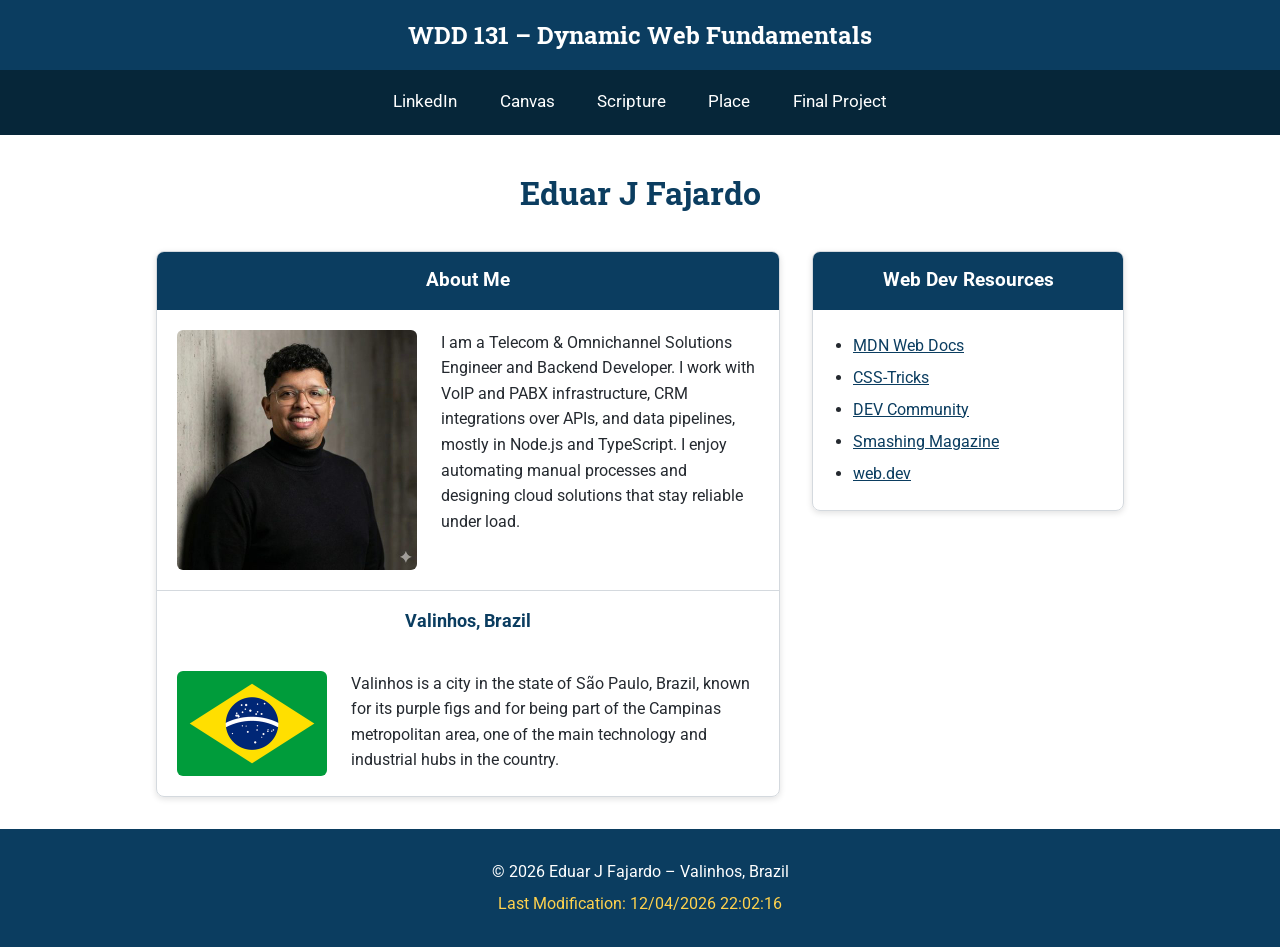
<file: index.html>
<!DOCTYPE html>
<html lang="en">
<head>
  <meta charset="UTF-8">
  <meta name="viewport" content="width=device-width, initial-scale=1.0">
  <title>WDD 131 &ndash; Dynamic Web Fundamentals &ndash; Eduar J Fajardo</title>
  <meta name="description" content="WDD 131 &ndash; Dynamic Web Fundamentals home page of Eduar J Fajardo, with HTML, CSS and JavaScript coursework and web development resources.">
  <meta name="author" content="Eduar J Fajardo">

  <!-- Google Fonts -->
  <link rel="preconnect" href="https://fonts.googleapis.com">
  <link rel="preconnect" href="https://fonts.gstatic.com" crossorigin>
  <link href="https://fonts.googleapis.com/css2?family=Roboto:wght@400;700&family=Roboto+Slab:wght@700&display=swap" rel="stylesheet">

  <link rel="stylesheet" href="styles/base.css">
  <script src="scripts/getdates.js" defer></script>
</head>
<body>
  <!-- course title and menu -->
  <header>
    <span id="course-title">WDD 131 &ndash; Dynamic Web Fundamentals</span>
    <nav>
      <a href="https://www.linkedin.com/in/eduarjose-fajardo" target="_blank" rel="noopener">LinkedIn</a>
      <a href="https://byupw.instructure.com/" target="_blank" rel="noopener">Canvas</a>
      <a href="https://www.churchofjesuschrist.org/study/scriptures/bofm/1-ne/3?lang=eng&amp;id=p7#p7" target="_blank" rel="noopener">Scripture</a>
      <a href="place.html">Place</a>
      <!-- placeholder until the final project is created -->
      <a href="#">Final Project</a>
    </nav>
  </header>

  <main>
    <h1>Eduar J Fajardo</h1>

    <!-- first card: about me -->
    <section class="card">
      <h2>About Me</h2>
      <div class="card-body">
        <img src="images/profile.jpg" alt="Portrait of Eduar J Fajardo" width="240" height="240">
        <p>
          I am a Telecom &amp; Omnichannel Solutions Engineer and Backend Developer.
          I work with VoIP and PABX infrastructure, CRM integrations over APIs, and
          data pipelines, mostly in Node.js and TypeScript. I enjoy automating manual
          processes and designing cloud solutions that stay reliable under load.
        </p>
      </div>

      <h3>Valinhos, Brazil</h3>
      <div class="card-body">
        <img src="images/brazil-flag.png" alt="Flag of Brazil" width="150" height="105" loading="lazy">
        <p>
          Valinhos is a city in the state of S&atilde;o Paulo, Brazil, known for its purple
          figs and for being part of the Campinas metropolitan area, one of the main
          technology and industrial hubs in the country.
        </p>
      </div>
    </section>

    <!-- second card: links I use to study -->
    <section class="card">
      <h2>Web Dev Resources</h2>
      <ul>
        <li><a href="https://developer.mozilla.org/" target="_blank" rel="noopener">MDN Web Docs</a></li>
        <li><a href="https://css-tricks.com/" target="_blank" rel="noopener">CSS-Tricks</a></li>
        <li><a href="https://dev.to/" target="_blank" rel="noopener">DEV Community</a></li>
        <li><a href="https://www.smashingmagazine.com/" target="_blank" rel="noopener">Smashing Magazine</a></li>
        <li><a href="https://web.dev/" target="_blank" rel="noopener">web.dev</a></li>
      </ul>
    </section>
  </main>

  <!-- the year and the last modified date come from getdates.js -->
  <footer>
    <p>&copy; <span id="currentyear"></span> Eduar J Fajardo &ndash; Valinhos, Brazil</p>
    <p id="lastModified"></p>
  </footer>
</body>
</html>
</file>
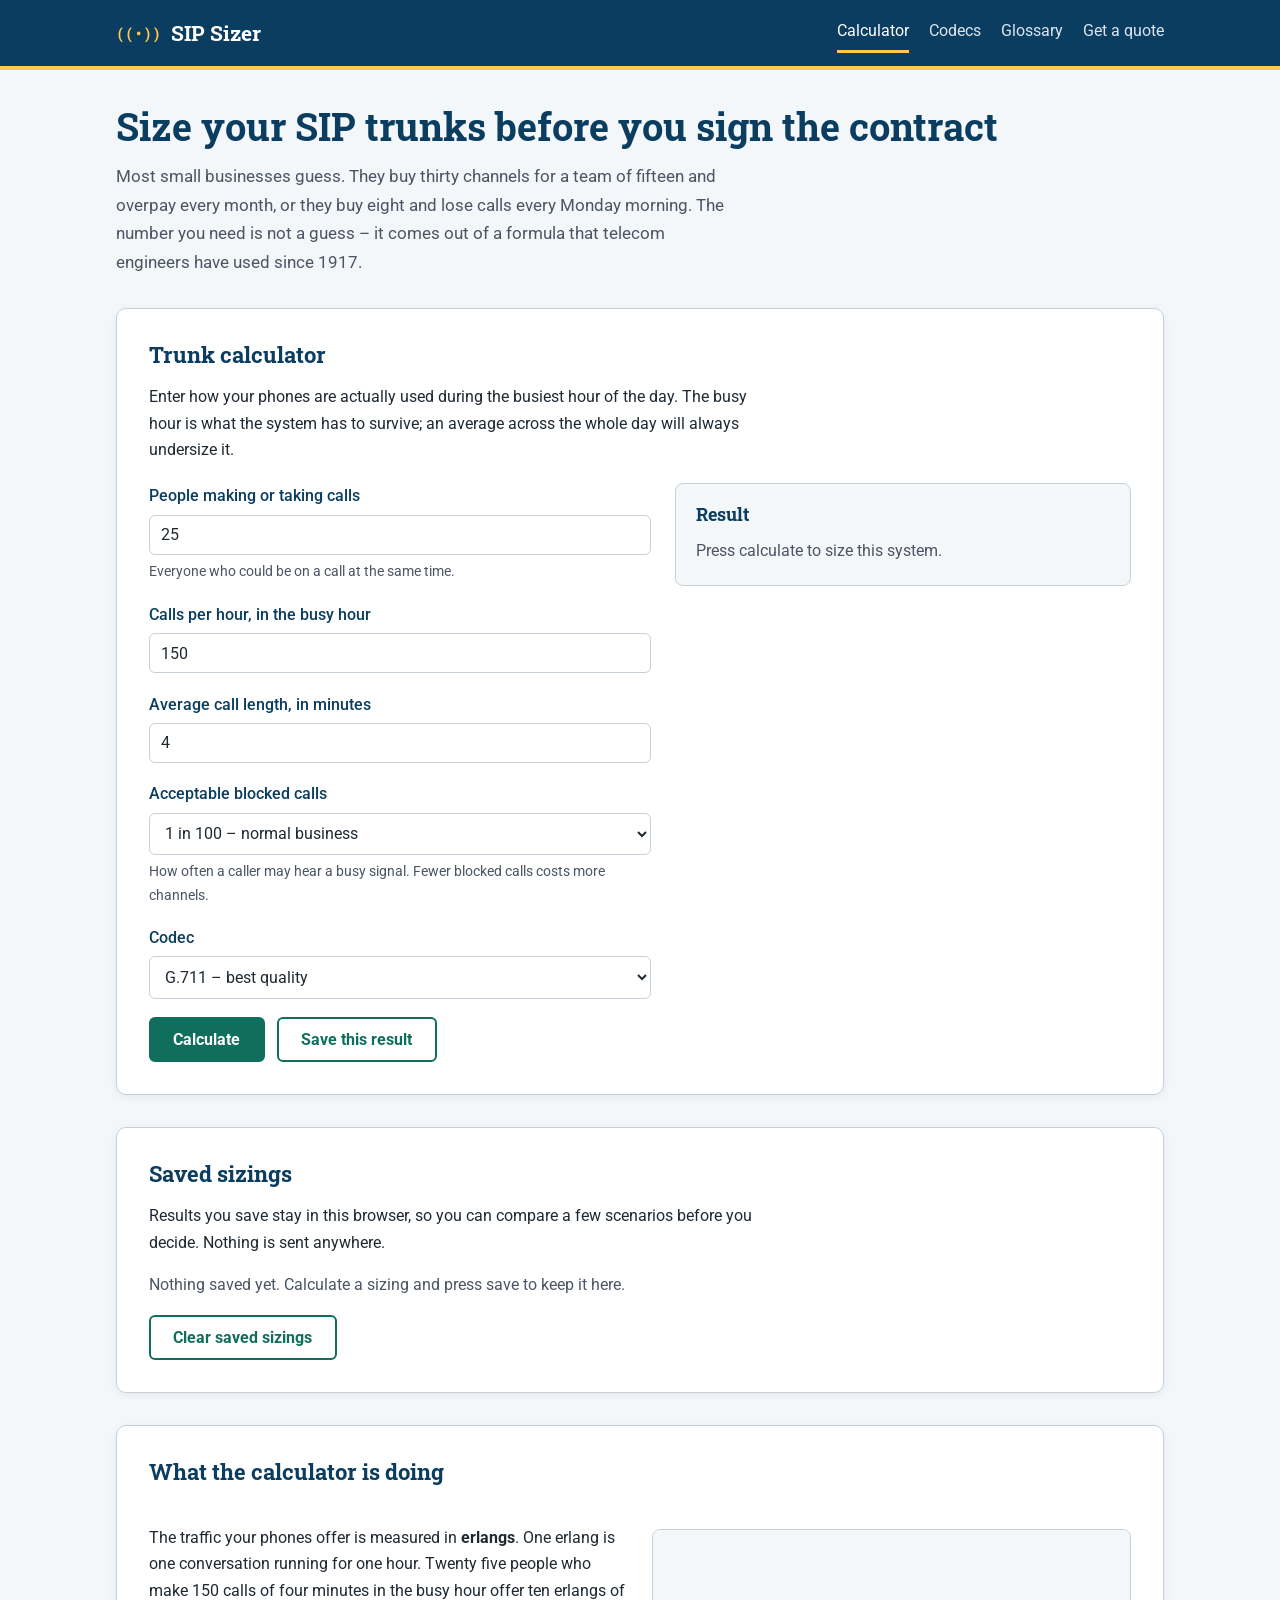
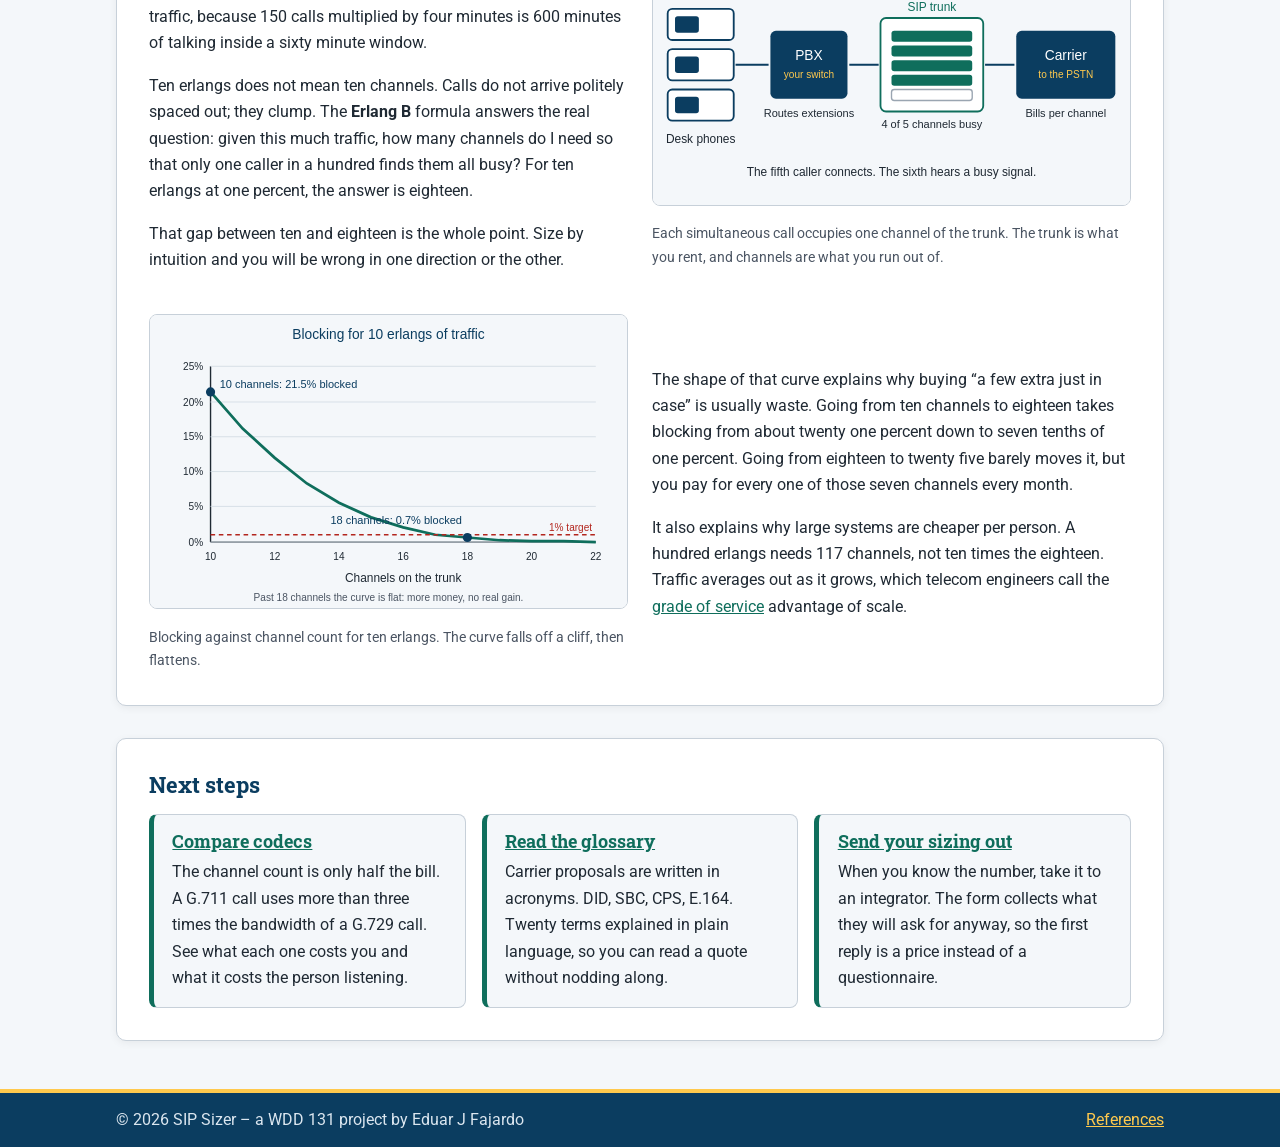
<file: project/index.html>
<!DOCTYPE html>
<html lang="en">
<head>
  <meta charset="UTF-8">
  <meta name="viewport" content="width=device-width, initial-scale=1.0">
  <title>SIP Sizer &ndash; Trunk and bandwidth planning for VoIP</title>
  <meta name="description" content="Work out how many SIP channels a phone system needs and how much bandwidth they will use, before you sign a contract with a carrier.">
  <meta name="author" content="Eduar J Fajardo">

  <link rel="preconnect" href="https://fonts.googleapis.com">
  <link rel="preconnect" href="https://fonts.gstatic.com" crossorigin>
  <link href="https://fonts.googleapis.com/css2?family=Roboto+Mono&amp;family=Roboto+Slab:wght@600;700&amp;family=Roboto:wght@400;500;700&amp;display=swap" rel="stylesheet">

  <link rel="stylesheet" href="styles/project.css">
  <script src="scripts/site.js" defer></script>
  <script src="scripts/codec-data.js" defer></script>
  <script src="scripts/calculator.js" defer></script>
</head>
<body>
  <header class="site-header">
    <div class="bar">
      <a class="brand" href="index.html">
        <span class="brand-mark" aria-hidden="true">((&bull;))</span>
        <span>SIP Sizer</span>
      </a>
      <nav aria-label="Main">
        <ul>
          <li><a class="current" aria-current="page" href="index.html">Calculator</a></li>
          <li><a href="codecs.html">Codecs</a></li>
          <li><a href="glossary.html">Glossary</a></li>
          <li><a href="quote.html">Get a quote</a></li>
        </ul>
      </nav>
    </div>
  </header>

  <main>
    <section class="hero">
      <h1>Size your SIP trunks before you sign the contract</h1>
      <p class="lead">
        Most small businesses guess. They buy thirty channels for a team of
        fifteen and overpay every month, or they buy eight and lose calls every
        Monday morning. The number you need is not a guess &ndash; it comes out
        of a formula that telecom engineers have used since 1917.
      </p>
    </section>

    <section class="panel" id="calculator">
      <h2>Trunk calculator</h2>
      <p>
        Enter how your phones are actually used during the busiest hour of the
        day. The busy hour is what the system has to survive; an average across
        the whole day will always undersize it.
      </p>

      <div class="calc-layout">
        <form id="trunk-form" class="calc-form" novalidate>
          <div class="field">
            <label for="agents">People making or taking calls</label>
            <input type="number" id="agents" name="agents" min="1" max="10000"
                   step="1" value="25" required>
            <p class="hint">Everyone who could be on a call at the same time.</p>
          </div>

          <div class="field">
            <label for="calls">Calls per hour, in the busy hour</label>
            <input type="number" id="calls" name="calls" min="1" max="100000"
                   step="1" value="150" required>
          </div>

          <div class="field">
            <label for="duration">Average call length, in minutes</label>
            <input type="number" id="duration" name="duration" min="0.1"
                   max="120" step="0.1" value="4" required>
          </div>

          <div class="field">
            <label for="grade">Acceptable blocked calls</label>
            <select id="grade" name="grade">
              <option value="0.001">1 in 1000 &ndash; emergency services</option>
              <option value="0.01" selected>1 in 100 &ndash; normal business</option>
              <option value="0.02">2 in 100 &ndash; cost sensitive</option>
              <option value="0.05">5 in 100 &ndash; internal only</option>
            </select>
            <p class="hint">
              How often a caller may hear a busy signal. Fewer blocked calls
              costs more channels.
            </p>
          </div>

          <div class="field">
            <label for="codec">Codec</label>
            <select id="codec" name="codec">
              <option value="g711" selected>G.711 &ndash; best quality</option>
              <option value="g722">G.722 &ndash; HD voice</option>
              <option value="g726">G.726 &ndash; compressed</option>
              <option value="opus">Opus &ndash; adaptive</option>
              <option value="ilbc">iLBC &ndash; lossy networks</option>
              <option value="g729">G.729 &ndash; lowest bandwidth</option>
            </select>
          </div>

          <div class="actions">
            <button type="submit" class="button">Calculate</button>
            <button type="button" class="button button-ghost" id="save-result">
              Save this result
            </button>
          </div>
        </form>

        <div class="calc-result" id="result" role="status" aria-live="polite">
          <h3>Result</h3>
          <p class="result-hint" id="result-hint">
            Press calculate to size this system.
          </p>

          <dl class="result-grid" id="result-grid" hidden>
            <div>
              <dt>Channels needed</dt>
              <dd class="big" id="out-channels">&mdash;</dd>
            </div>
            <div>
              <dt>Offered traffic</dt>
              <dd id="out-traffic">&mdash;</dd>
            </div>
            <div>
              <dt>Real blocking at that size</dt>
              <dd id="out-blocking">&mdash;</dd>
            </div>
            <div>
              <dt>Bandwidth, both directions</dt>
              <dd id="out-bandwidth">&mdash;</dd>
            </div>
            <div>
              <dt>Channel utilisation</dt>
              <dd id="out-utilisation">&mdash;</dd>
            </div>
          </dl>

          <p class="verdict" id="out-verdict" hidden></p>
        </div>
      </div>
    </section>

    <section class="panel" id="saved">
      <h2>Saved sizings</h2>
      <p>
        Results you save stay in this browser, so you can compare a few
        scenarios before you decide. Nothing is sent anywhere.
      </p>
      <ul class="saved-list" id="saved-list"></ul>
      <button type="button" class="button button-ghost" id="clear-saved" hidden>
        Clear saved sizings
      </button>
    </section>

    <section class="panel">
      <h2>What the calculator is doing</h2>

      <div class="split">
        <div>
          <p>
            The traffic your phones offer is measured in <strong>erlangs</strong>.
            One erlang is one conversation running for one hour. Twenty five
            people who make 150 calls of four minutes in the busy hour offer
            ten erlangs of traffic, because 150 calls multiplied by four minutes
            is 600 minutes of talking inside a sixty minute window.
          </p>
          <p>
            Ten erlangs does not mean ten channels. Calls do not arrive politely
            spaced out; they clump. The <strong>Erlang B</strong> formula answers
            the real question: given this much traffic, how many channels do I
            need so that only one caller in a hundred finds them all busy? For
            ten erlangs at one percent, the answer is eighteen.
          </p>
          <p>
            That gap between ten and eighteen is the whole point. Size by
            intuition and you will be wrong in one direction or the other.
          </p>
        </div>

        <figure>
          <img src="images/sip-trunk-diagram.svg" width="520" height="300"
               loading="lazy" decoding="async"
               alt="Diagram showing desk phones connected to an on-site PBX, which connects over a SIP trunk carrying a fixed number of channels to a carrier, and from there to the public telephone network.">
          <figcaption>
            Each simultaneous call occupies one channel of the trunk. The trunk
            is what you rent, and channels are what you run out of.
          </figcaption>
        </figure>
      </div>

      <div class="split">
        <figure>
          <img src="images/erlang-curve.svg" width="520" height="320"
               loading="lazy" decoding="async"
               alt="Line chart showing blocking probability falling steeply as channels are added, from about twenty one percent at ten channels down to under one percent at eighteen channels, for ten erlangs of offered traffic.">
          <figcaption>
            Blocking against channel count for ten erlangs. The curve falls off
            a cliff, then flattens.
          </figcaption>
        </figure>

        <div>
          <p>
            The shape of that curve explains why buying &ldquo;a few extra just
            in case&rdquo; is usually waste. Going from ten channels to eighteen
            takes blocking from about twenty one percent down to seven tenths of
            one percent. Going from eighteen to twenty five barely moves it, but
            you pay for every one of those seven channels every month.
          </p>
          <p>
            It also explains why large systems are cheaper per person. A hundred
            erlangs needs 117 channels, not ten times the eighteen. Traffic
            averages out as it grows, which telecom engineers call the
            <a href="glossary.html#gos">grade of service</a> advantage of scale.
          </p>
        </div>
      </div>
    </section>

    <section class="panel next-steps">
      <h2>Next steps</h2>
      <div class="cards">
        <article class="card">
          <h3><a href="codecs.html">Compare codecs</a></h3>
          <p>
            The channel count is only half the bill. A G.711 call uses more than
            three times the bandwidth of a G.729 call. See what each one costs
            you and what it costs the person listening.
          </p>
        </article>
        <article class="card">
          <h3><a href="glossary.html">Read the glossary</a></h3>
          <p>
            Carrier proposals are written in acronyms. DID, SBC, CPS, E.164.
            Twenty terms explained in plain language, so you can read a quote
            without nodding along.
          </p>
        </article>
        <article class="card">
          <h3><a href="quote.html">Send your sizing out</a></h3>
          <p>
            When you know the number, take it to an integrator. The form
            collects what they will ask for anyway, so the first reply is a
            price instead of a questionnaire.
          </p>
        </article>
      </div>
    </section>
  </main>

  <footer class="site-footer">
    <div class="bar">
      <p>&copy; <span id="year"></span> SIP Sizer &ndash; a WDD 131 project by Eduar J Fajardo</p>
      <p><a href="references.html">References</a></p>
    </div>
  </footer>
</body>
</html>
</file>
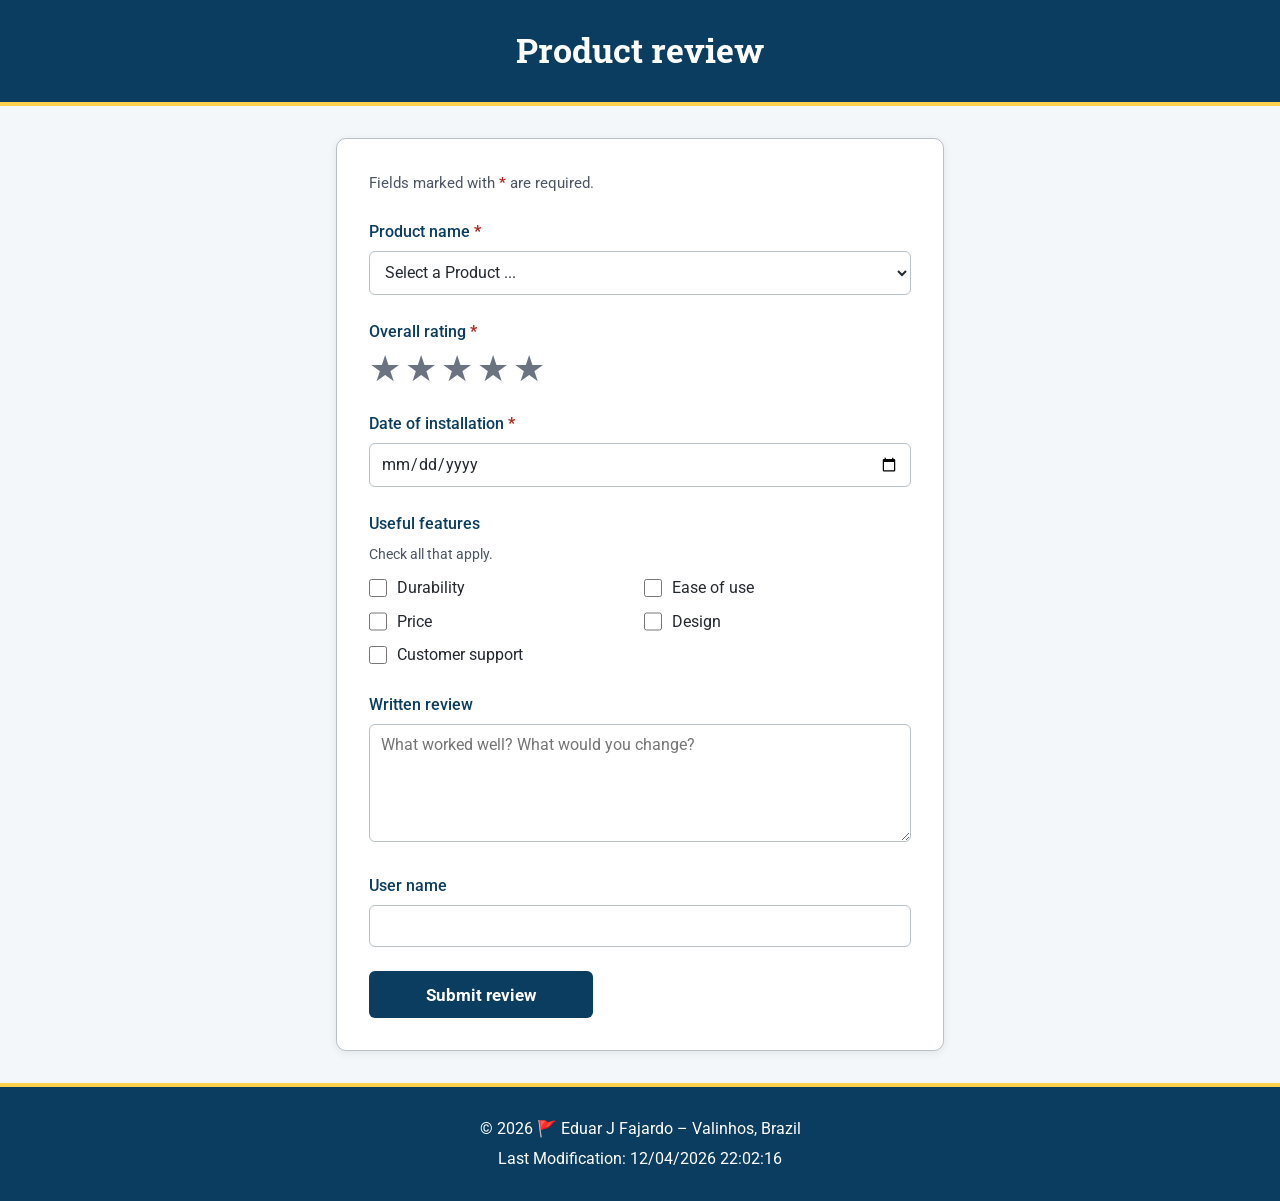
<file: form.html>
<!DOCTYPE html>
<html lang="en">
<head>
  <meta charset="UTF-8">
  <meta name="viewport" content="width=device-width, initial-scale=1.0">
  <title>Product Review &ndash; WDD 131 &ndash; Eduar J Fajardo</title>
  <meta name="description" content="Product review form for WDD 131, where customers rate a product, give the installation date, mark the useful features and write a review.">
  <meta name="author" content="Eduar J Fajardo">

  <link rel="preconnect" href="https://fonts.googleapis.com">
  <link rel="preconnect" href="https://fonts.gstatic.com" crossorigin>
  <link href="https://fonts.googleapis.com/css2?family=Roboto:wght@400;500;700&amp;family=Roboto+Slab:wght@700&amp;display=swap" rel="stylesheet">

  <link rel="stylesheet" href="styles/form.css">
  <script src="scripts/form.js" defer></script>
  <script src="scripts/getdates.js" defer></script>
</head>
<body>
  <header>
    <h1>Product review</h1>
  </header>

  <main>
    <form method="get" action="review.html">
      <p class="required-note">
        Fields marked with <span class="req">*</span> are required.
      </p>

      <!-- product name: options are added by scripts/form.js -->
      <div class="field">
        <label for="productName">Product name <span class="req">*</span></label>
        <select id="productName" name="productName" required>
          <option value="" disabled selected>Select a Product ...</option>
        </select>
      </div>

      <!-- overall rating: the inputs are in reverse order so the CSS can
           fill every star up to the one the user picks -->
      <fieldset class="field">
        <legend>Overall rating <span class="req">*</span></legend>
        <div class="stars">
          <input type="radio" id="rating5" name="rating" value="5" required>
          <label for="rating5"><span class="sr-only">5 stars</span><span aria-hidden="true">&starf;</span></label>

          <input type="radio" id="rating4" name="rating" value="4" required>
          <label for="rating4"><span class="sr-only">4 stars</span><span aria-hidden="true">&starf;</span></label>

          <input type="radio" id="rating3" name="rating" value="3" required>
          <label for="rating3"><span class="sr-only">3 stars</span><span aria-hidden="true">&starf;</span></label>

          <input type="radio" id="rating2" name="rating" value="2" required>
          <label for="rating2"><span class="sr-only">2 stars</span><span aria-hidden="true">&starf;</span></label>

          <input type="radio" id="rating1" name="rating" value="1" required>
          <label for="rating1"><span class="sr-only">1 star</span><span aria-hidden="true">&starf;</span></label>
        </div>
      </fieldset>

      <div class="field">
        <label for="installDate">Date of installation <span class="req">*</span></label>
        <input type="date" id="installDate" name="installDate" required>
      </div>

      <fieldset class="field">
        <legend>Useful features</legend>
        <p class="hint">Check all that apply.</p>
        <div class="checks">
          <div class="check">
            <input type="checkbox" id="featureDurability" name="features" value="Durability">
            <label for="featureDurability">Durability</label>
          </div>
          <div class="check">
            <input type="checkbox" id="featureEase" name="features" value="Ease of use">
            <label for="featureEase">Ease of use</label>
          </div>
          <div class="check">
            <input type="checkbox" id="featurePrice" name="features" value="Price">
            <label for="featurePrice">Price</label>
          </div>
          <div class="check">
            <input type="checkbox" id="featureDesign" name="features" value="Design">
            <label for="featureDesign">Design</label>
          </div>
          <div class="check">
            <input type="checkbox" id="featureSupport" name="features" value="Customer support">
            <label for="featureSupport">Customer support</label>
          </div>
        </div>
      </fieldset>

      <div class="field">
        <label for="review">Written review</label>
        <textarea id="review" name="review" rows="5"
          placeholder="What worked well? What would you change?"></textarea>
      </div>

      <div class="field">
        <label for="userName">User name</label>
        <input type="text" id="userName" name="userName" autocomplete="name">
      </div>

      <input type="submit" value="Submit review">
    </form>
  </main>

  <footer>
    <p>&copy; <span id="currentyear"></span> &#128681; Eduar J Fajardo &ndash; Valinhos, Brazil</p>
    <p id="lastModified"></p>
  </footer>
</body>
</html>
</file>
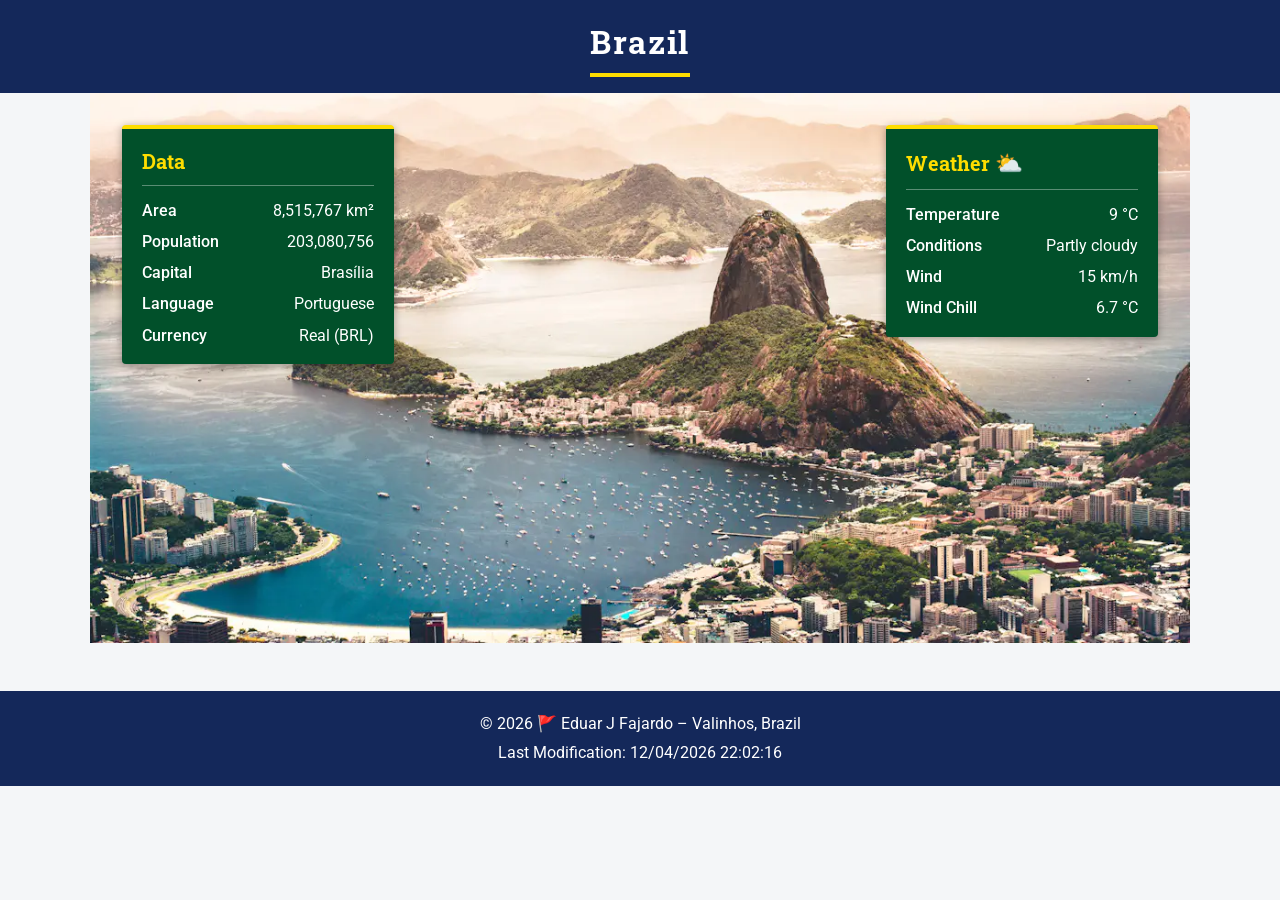
<file: place.html>
<!DOCTYPE html>
<html lang="en">
<head>
  <meta charset="UTF-8">
  <meta name="viewport" content="width=device-width, initial-scale=1.0">
  <title>Brazil &ndash; WDD 131 Place Page &ndash; Eduar J Fajardo</title>
  <meta name="description" content="Place page about Brazil for WDD 131, with country data, static weather conditions and a wind chill factor calculated with JavaScript.">
  <meta name="author" content="Eduar J Fajardo">

  <link rel="preconnect" href="https://fonts.googleapis.com">
  <link rel="preconnect" href="https://fonts.gstatic.com" crossorigin>
  <link href="https://fonts.googleapis.com/css2?family=Roboto:wght@400;500&family=Roboto+Slab:wght@700&display=swap" rel="stylesheet">

  <link rel="stylesheet" href="styles/place.css">
  <script src="scripts/place.js" defer></script>
</head>
<body>
  <header>
    <h1>Brazil</h1>
  </header>

  <main>
    <picture class="hero">
      <source srcset="images/rio-hero-large.webp" media="(min-width: 700px)" width="1200" height="600">
      <img src="images/rio-hero-small.webp" alt="Aerial view of Rio de Janeiro with the Sugarloaf Mountain and Guanabara Bay" width="600" height="700">
    </picture>

    <section class="card data">
      <h2>Data</h2>
      <dl>
        <dt>Area</dt>
        <dd>8,515,767 km&sup2;</dd>
        <dt>Population</dt>
        <dd>203,080,756</dd>
        <dt>Capital</dt>
        <dd>Bras&iacute;lia</dd>
        <dt>Language</dt>
        <dd>Portuguese</dd>
        <dt>Currency</dt>
        <dd>Real (BRL)</dd>
      </dl>
    </section>

    <section class="card weather">
      <h2>Weather</h2>
      <img class="weather-icon" src="images/partly-cloudy.svg" alt="" width="48" height="48">
      <dl>
        <dt>Temperature</dt>
        <dd>9 &deg;C</dd>
        <dt>Conditions</dt>
        <dd>Partly cloudy</dd>
        <dt>Wind</dt>
        <dd>15 km/h</dd>
        <dt>Wind Chill</dt>
        <dd id="windchill">N/A</dd>
      </dl>
    </section>
  </main>

  <footer>
    <p>&copy; <span id="currentyear"></span> &#128681; Eduar J Fajardo &ndash; Valinhos, Brazil</p>
    <p id="lastModified"></p>
  </footer>
</body>
</html>
</file>
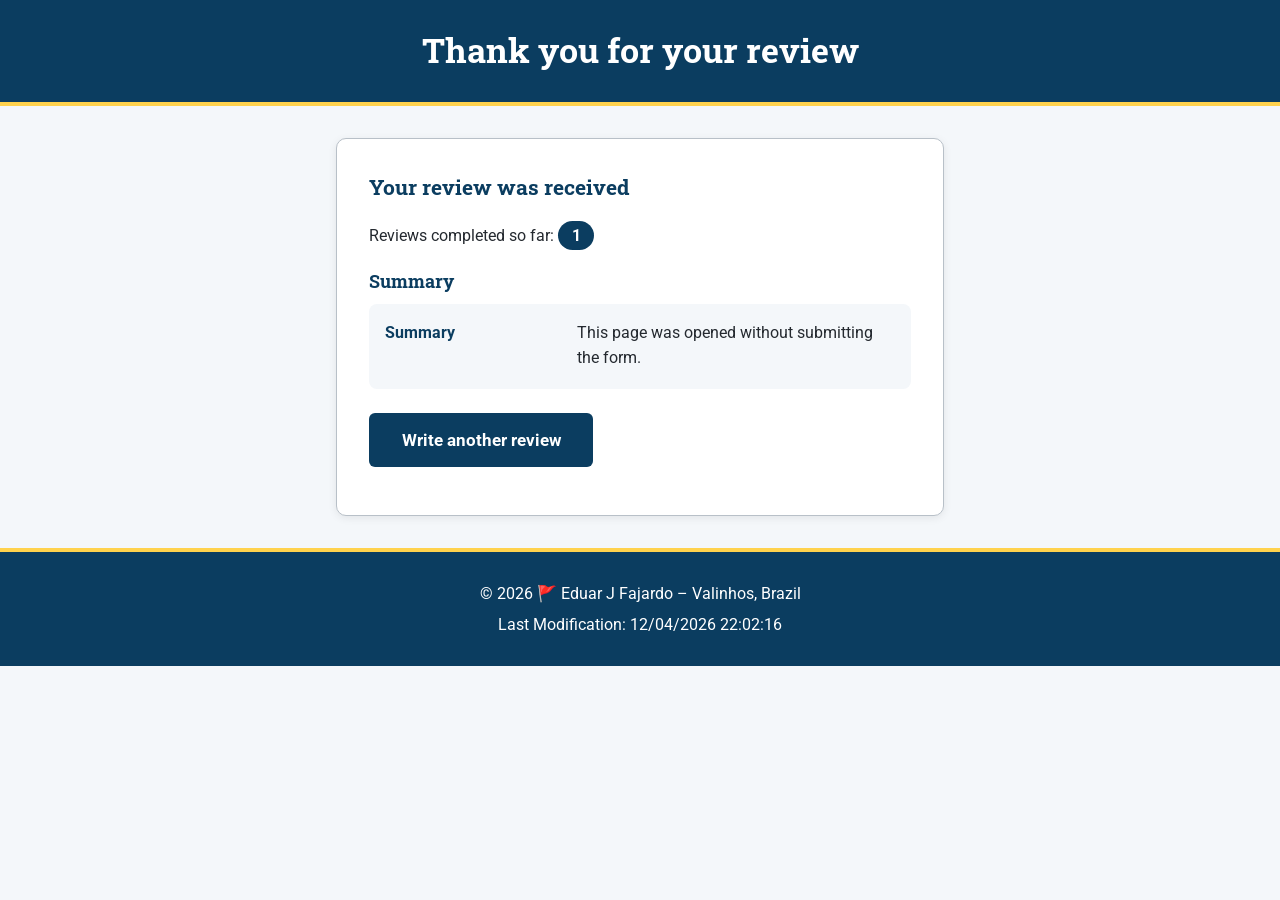
<file: review.html>
<!DOCTYPE html>
<html lang="en">
<head>
  <meta charset="UTF-8">
  <meta name="viewport" content="width=device-width, initial-scale=1.0">
  <title>Review Received &ndash; WDD 131 &ndash; Eduar J Fajardo</title>
  <meta name="description" content="Confirmation page for the WDD 131 product review form, showing a summary of the submitted review and how many reviews have been completed.">
  <meta name="author" content="Eduar J Fajardo">

  <link rel="preconnect" href="https://fonts.googleapis.com">
  <link rel="preconnect" href="https://fonts.gstatic.com" crossorigin>
  <link href="https://fonts.googleapis.com/css2?family=Roboto:wght@400;500;700&amp;family=Roboto+Slab:wght@700&amp;display=swap" rel="stylesheet">

  <link rel="stylesheet" href="styles/form.css">
  <script src="scripts/review.js" defer></script>
  <script src="scripts/getdates.js" defer></script>
</head>
<body>
  <header>
    <h1>Thank you for your review</h1>
  </header>

  <main>
    <section class="confirmation">
      <h2>Your review was received</h2>
      <p>
        Reviews completed so far:
        <span id="reviewCount" class="count">0</span>
      </p>

      <!-- filled in by scripts/review.js from the query string -->
      <h3>Summary</h3>
      <dl id="summary" class="summary"></dl>

      <p><a class="button" href="form.html">Write another review</a></p>
    </section>
  </main>

  <footer>
    <p>&copy; <span id="currentyear"></span> &#128681; Eduar J Fajardo &ndash; Valinhos, Brazil</p>
    <p id="lastModified"></p>
  </footer>
</body>
</html>
</file>
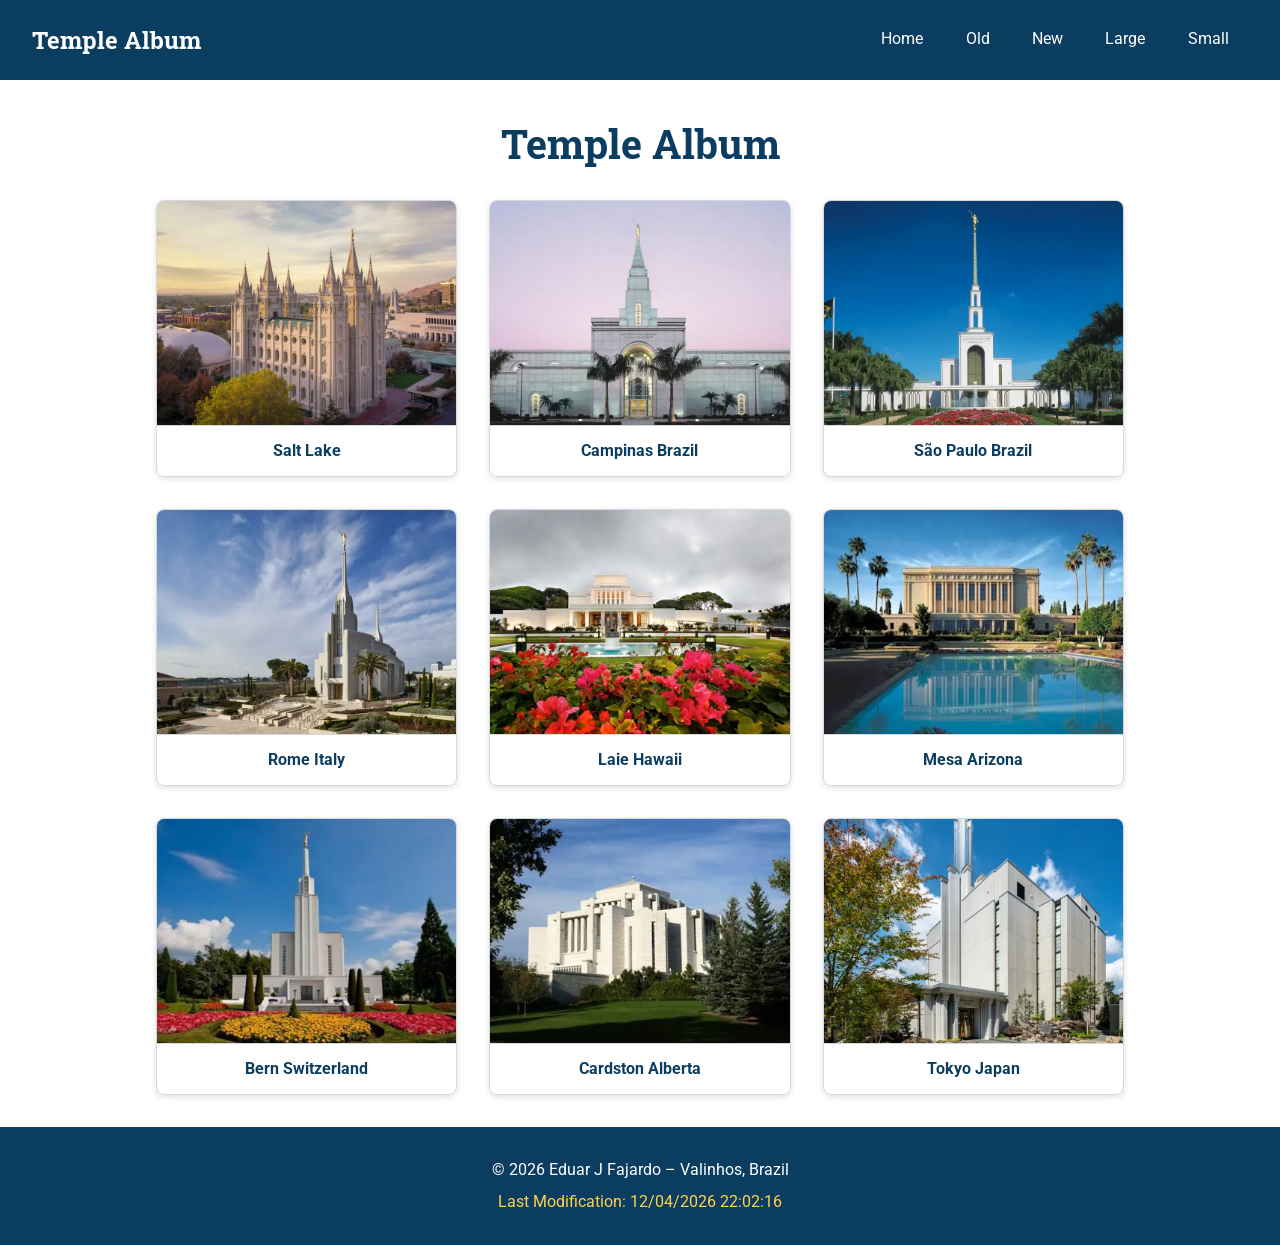
<file: temples.html>
<!DOCTYPE html>
<html lang="en">
<head>
  <meta charset="UTF-8">
  <meta name="viewport" content="width=device-width, initial-scale=1.0">
  <title>Temple Album &ndash; WDD 131 &ndash; Eduar J Fajardo</title>
  <meta name="description" content="A responsive temple picture album built with HTML, CSS Grid and JavaScript for the WDD 131 course.">
  <meta name="author" content="Eduar J Fajardo">

  <link rel="preconnect" href="https://fonts.googleapis.com">
  <link rel="preconnect" href="https://fonts.gstatic.com" crossorigin>
  <link href="https://fonts.googleapis.com/css2?family=Roboto:wght@400;700&family=Roboto+Slab:wght@700&display=swap" rel="stylesheet">

  <link rel="stylesheet" href="styles/temples.css">
  <link rel="stylesheet" href="styles/temples-large.css">
  <script src="scripts/temples.js" defer></script>
</head>
<body>
  <header>
    <span class="site-title">Temple Album</span>

    <button id="menu-button" aria-label="Open menu" aria-expanded="false" aria-controls="primary-nav">&#9776;</button>

    <nav id="primary-nav">
      <a href="#">Home</a>
      <a href="#">Old</a>
      <a href="#">New</a>
      <a href="#">Large</a>
      <a href="#">Small</a>
    </nav>
  </header>

  <main>
    <h1>Temple Album</h1>

    <div class="gallery">
      <figure>
        <img src="images/salt-lake.webp" alt="Salt Lake Temple" width="800" height="600">
        <figcaption>Salt Lake</figcaption>
      </figure>

      <figure>
        <img src="images/campinas-brazil.webp" alt="Campinas Brazil Temple" width="800" height="600" loading="lazy">
        <figcaption>Campinas Brazil</figcaption>
      </figure>

      <figure>
        <img src="images/sao-paulo-brazil.webp" alt="S&atilde;o Paulo Brazil Temple" width="800" height="600" loading="lazy">
        <figcaption>S&atilde;o Paulo Brazil</figcaption>
      </figure>

      <figure>
        <img src="images/rome-italy.webp" alt="Rome Italy Temple" width="800" height="600" loading="lazy">
        <figcaption>Rome Italy</figcaption>
      </figure>

      <figure>
        <img src="images/laie-hawaii.webp" alt="Laie Hawaii Temple" width="800" height="600" loading="lazy">
        <figcaption>Laie Hawaii</figcaption>
      </figure>

      <figure>
        <img src="images/mesa-arizona.webp" alt="Mesa Arizona Temple" width="800" height="600" loading="lazy">
        <figcaption>Mesa Arizona</figcaption>
      </figure>

      <figure>
        <img src="images/bern-switzerland.webp" alt="Bern Switzerland Temple" width="800" height="600" loading="lazy">
        <figcaption>Bern Switzerland</figcaption>
      </figure>

      <figure>
        <img src="images/cardston-alberta.webp" alt="Cardston Alberta Temple" width="800" height="600" loading="lazy">
        <figcaption>Cardston Alberta</figcaption>
      </figure>

      <figure>
        <img src="images/tokyo-japan.webp" alt="Tokyo Japan Temple" width="800" height="600" loading="lazy">
        <figcaption>Tokyo Japan</figcaption>
      </figure>
    </div>
  </main>

  <footer>
    <p>&copy; <span id="currentyear"></span> Eduar J Fajardo &ndash; Valinhos, Brazil</p>
    <p id="lastModified"></p>
  </footer>
</body>
</html>
</file>
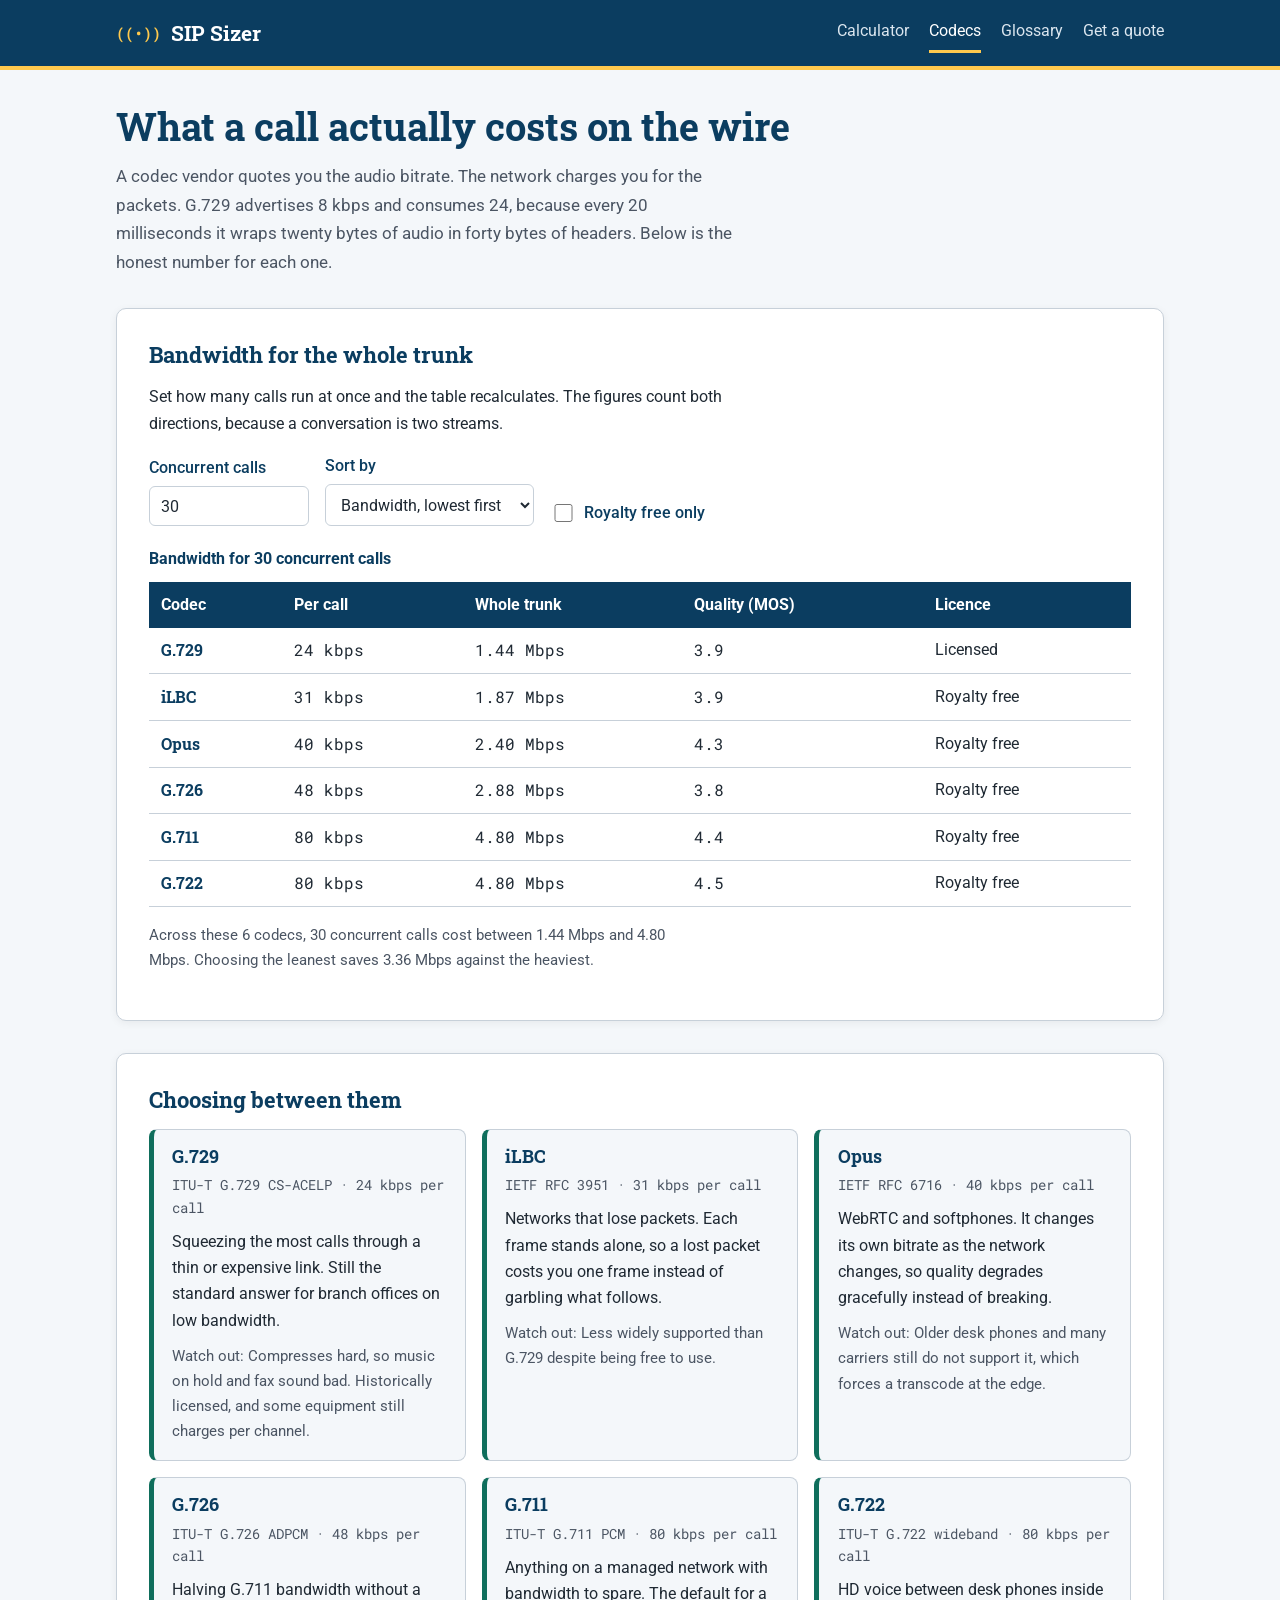
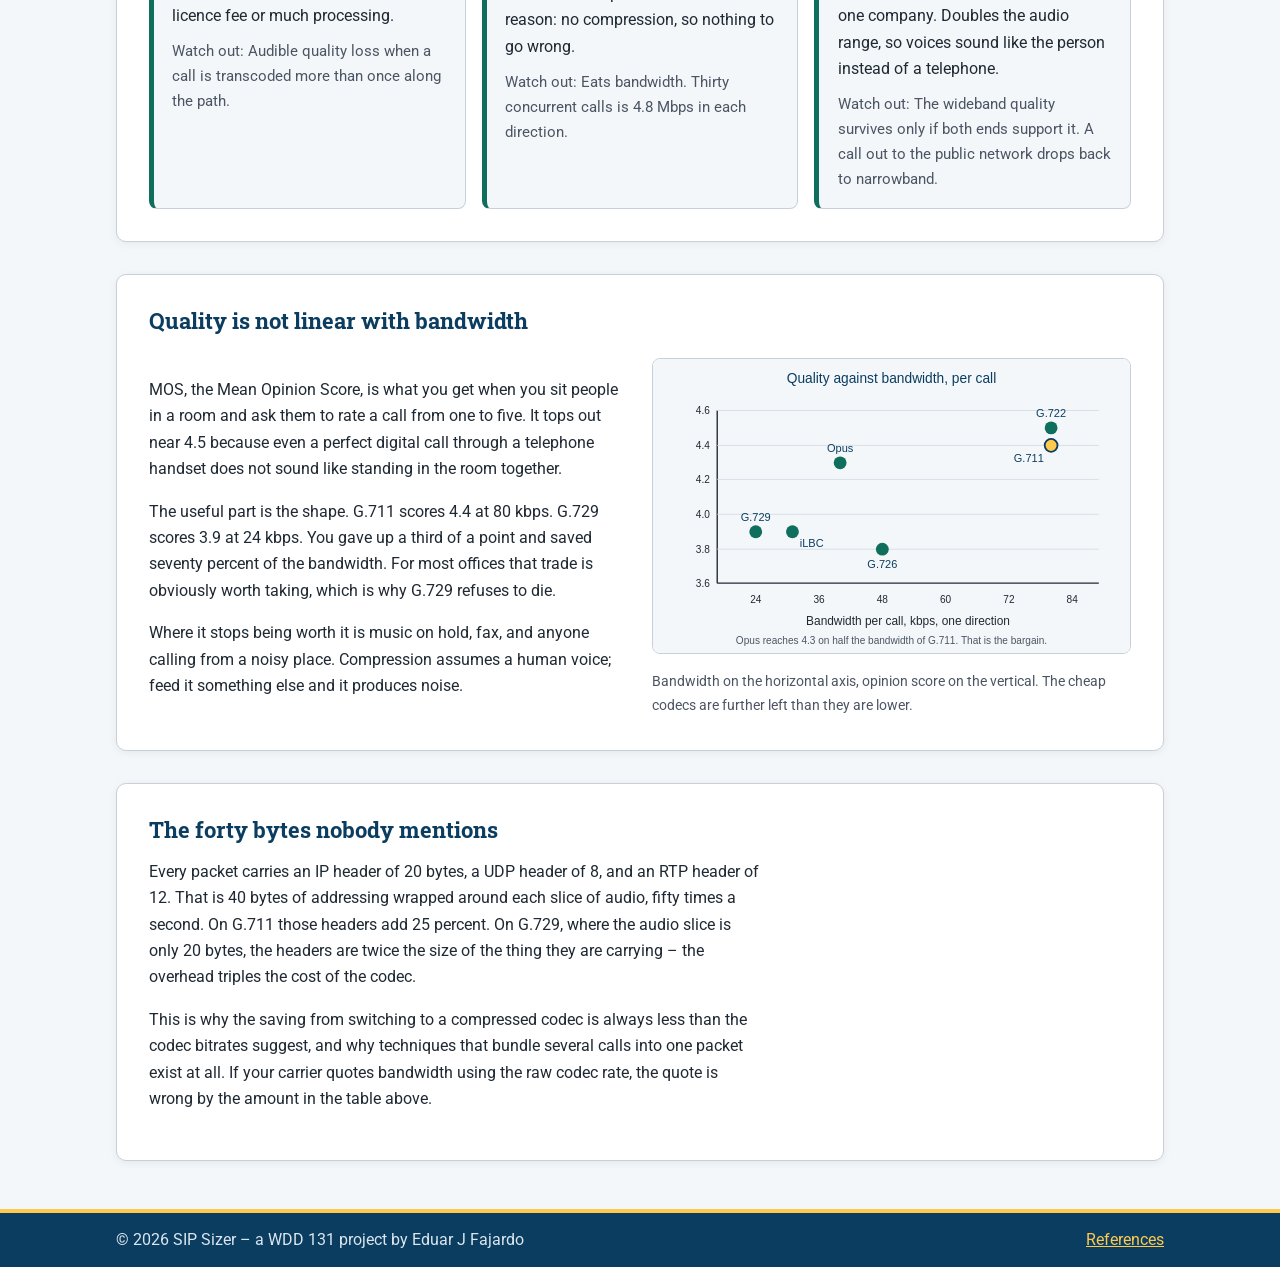
<file: project/codecs.html>
<!DOCTYPE html>
<html lang="en">
<head>
  <meta charset="UTF-8">
  <meta name="viewport" content="width=device-width, initial-scale=1.0">
  <title>Codec comparison &ndash; SIP Sizer</title>
  <meta name="description" content="What each voice codec really costs on the wire, from G.711 at 80 kbps a call down to G.729 at 24 kbps, and what you give up in sound quality.">
  <meta name="author" content="Eduar J Fajardo">

  <link rel="preconnect" href="https://fonts.googleapis.com">
  <link rel="preconnect" href="https://fonts.gstatic.com" crossorigin>
  <link href="https://fonts.googleapis.com/css2?family=Roboto+Mono&amp;family=Roboto+Slab:wght@600;700&amp;family=Roboto:wght@400;500;700&amp;display=swap" rel="stylesheet">

  <link rel="stylesheet" href="styles/project.css">
  <script src="scripts/site.js" defer></script>
  <script src="scripts/codec-data.js" defer></script>
  <script src="scripts/codecs.js" defer></script>
</head>
<body>
  <header class="site-header">
    <div class="bar">
      <a class="brand" href="index.html">
        <span class="brand-mark" aria-hidden="true">((&bull;))</span>
        <span>SIP Sizer</span>
      </a>
      <nav aria-label="Main">
        <ul>
          <li><a href="index.html">Calculator</a></li>
          <li><a class="current" aria-current="page" href="codecs.html">Codecs</a></li>
          <li><a href="glossary.html">Glossary</a></li>
          <li><a href="quote.html">Get a quote</a></li>
        </ul>
      </nav>
    </div>
  </header>

  <main>
    <section class="hero">
      <h1>What a call actually costs on the wire</h1>
      <p class="lead">
        A codec vendor quotes you the audio bitrate. The network charges you for
        the packets. G.729 advertises 8 kbps and consumes 24, because every 20
        milliseconds it wraps twenty bytes of audio in forty bytes of headers.
        Below is the honest number for each one.
      </p>
    </section>

    <section class="panel">
      <h2>Bandwidth for the whole trunk</h2>
      <p>
        Set how many calls run at once and the table recalculates. The figures
        count both directions, because a conversation is two streams.
      </p>

      <div class="controls">
        <div class="field field-inline">
          <label for="concurrent">Concurrent calls</label>
          <input type="number" id="concurrent" name="concurrent" min="1"
                 max="2000" step="1" value="30">
        </div>

        <div class="field field-inline">
          <label for="sort">Sort by</label>
          <select id="sort" name="sort">
            <option value="bandwidth" selected>Bandwidth, lowest first</option>
            <option value="quality">Sound quality, best first</option>
            <option value="name">Name</option>
          </select>
        </div>

        <div class="field field-inline checkbox-field">
          <input type="checkbox" id="free-only" name="free-only">
          <label for="free-only">Royalty free only</label>
        </div>
      </div>

      <div class="table-wrap">
        <table class="codec-table">
          <caption id="table-caption">Bandwidth for 30 concurrent calls</caption>
          <thead>
            <tr>
              <th scope="col">Codec</th>
              <th scope="col">Per call</th>
              <th scope="col">Whole trunk</th>
              <th scope="col">Quality (MOS)</th>
              <th scope="col">Licence</th>
            </tr>
          </thead>
          <tbody id="codec-rows"></tbody>
        </table>
      </div>

      <p class="note" id="summary"></p>
    </section>

    <section class="panel">
      <h2>Choosing between them</h2>
      <div id="codec-cards" class="cards"></div>
    </section>

    <section class="panel">
      <h2>Quality is not linear with bandwidth</h2>

      <div class="split">
        <div>
          <p>
            MOS, the Mean Opinion Score, is what you get when you sit people in
            a room and ask them to rate a call from one to five. It tops out
            near 4.5 because even a perfect digital call through a telephone
            handset does not sound like standing in the room together.
          </p>
          <p>
            The useful part is the shape. G.711 scores 4.4 at 80 kbps. G.729
            scores 3.9 at 24 kbps. You gave up a third of a point and saved
            seventy percent of the bandwidth. For most offices that trade is
            obviously worth taking, which is why G.729 refuses to die.
          </p>
          <p>
            Where it stops being worth it is music on hold, fax, and anyone
            calling from a noisy place. Compression assumes a human voice; feed
            it something else and it produces noise.
          </p>
        </div>

        <figure>
          <img src="images/codec-tradeoff.svg" width="520" height="320"
               loading="lazy" decoding="async"
               alt="Scatter chart plotting sound quality against bandwidth for six codecs, showing G.729 at 24 kbps with a score of 3.9 and G.711 at 80 kbps with a score of 4.4.">
          <figcaption>
            Bandwidth on the horizontal axis, opinion score on the vertical.
            The cheap codecs are further left than they are lower.
          </figcaption>
        </figure>
      </div>
    </section>

    <section class="panel">
      <h2>The forty bytes nobody mentions</h2>
      <p>
        Every packet carries an IP header of 20 bytes, a UDP header of 8, and an
        RTP header of 12. That is 40 bytes of addressing wrapped around each
        slice of audio, fifty times a second. On G.711 those headers add 25
        percent. On G.729, where the audio slice is only 20 bytes, the headers
        are twice the size of the thing they are carrying &ndash; the overhead
        triples the cost of the codec.
      </p>
      <p>
        This is why the saving from switching to a compressed codec is always
        less than the codec bitrates suggest, and why techniques that bundle
        several calls into one packet exist at all. If your carrier quotes
        bandwidth using the raw codec rate, the quote is wrong by the amount in
        the table above.
      </p>
    </section>
  </main>

  <footer class="site-footer">
    <div class="bar">
      <p>&copy; <span id="year"></span> SIP Sizer &ndash; a WDD 131 project by Eduar J Fajardo</p>
      <p><a href="references.html">References</a></p>
    </div>
  </footer>
</body>
</html>
</file>
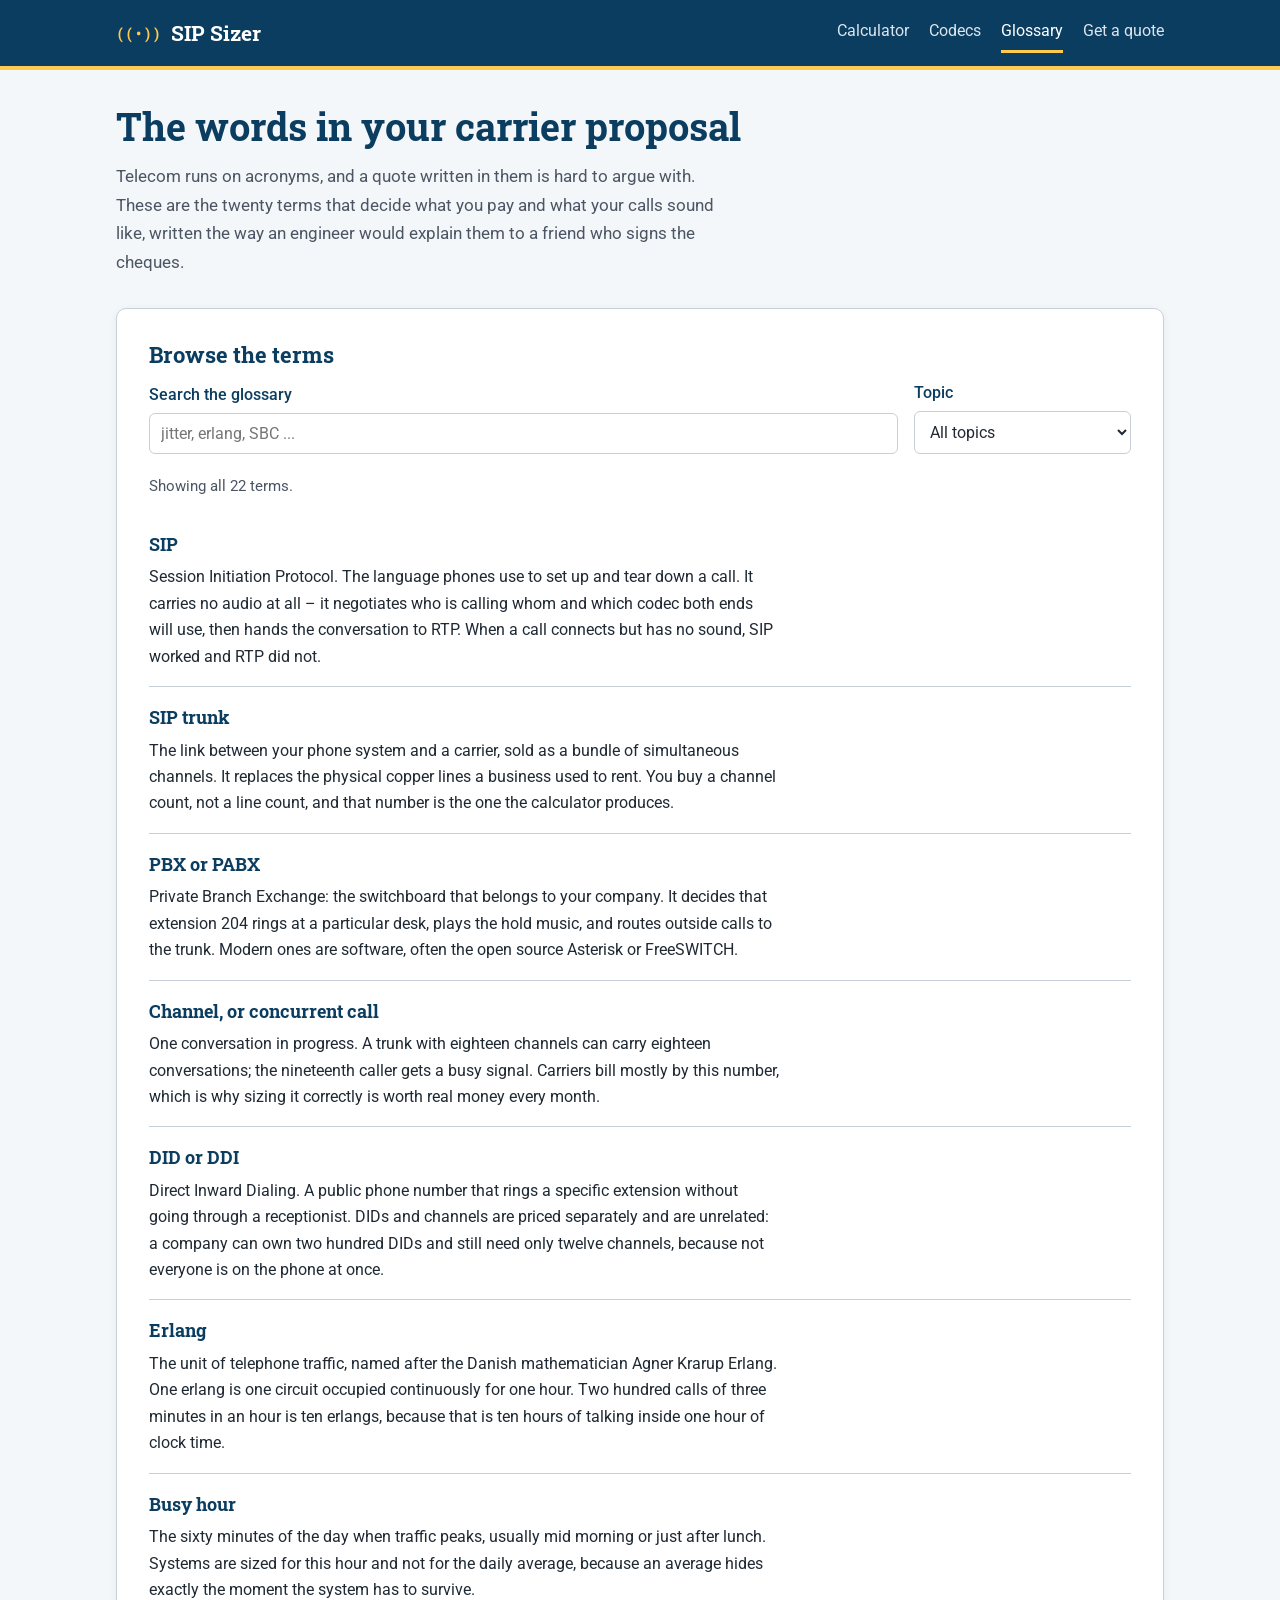
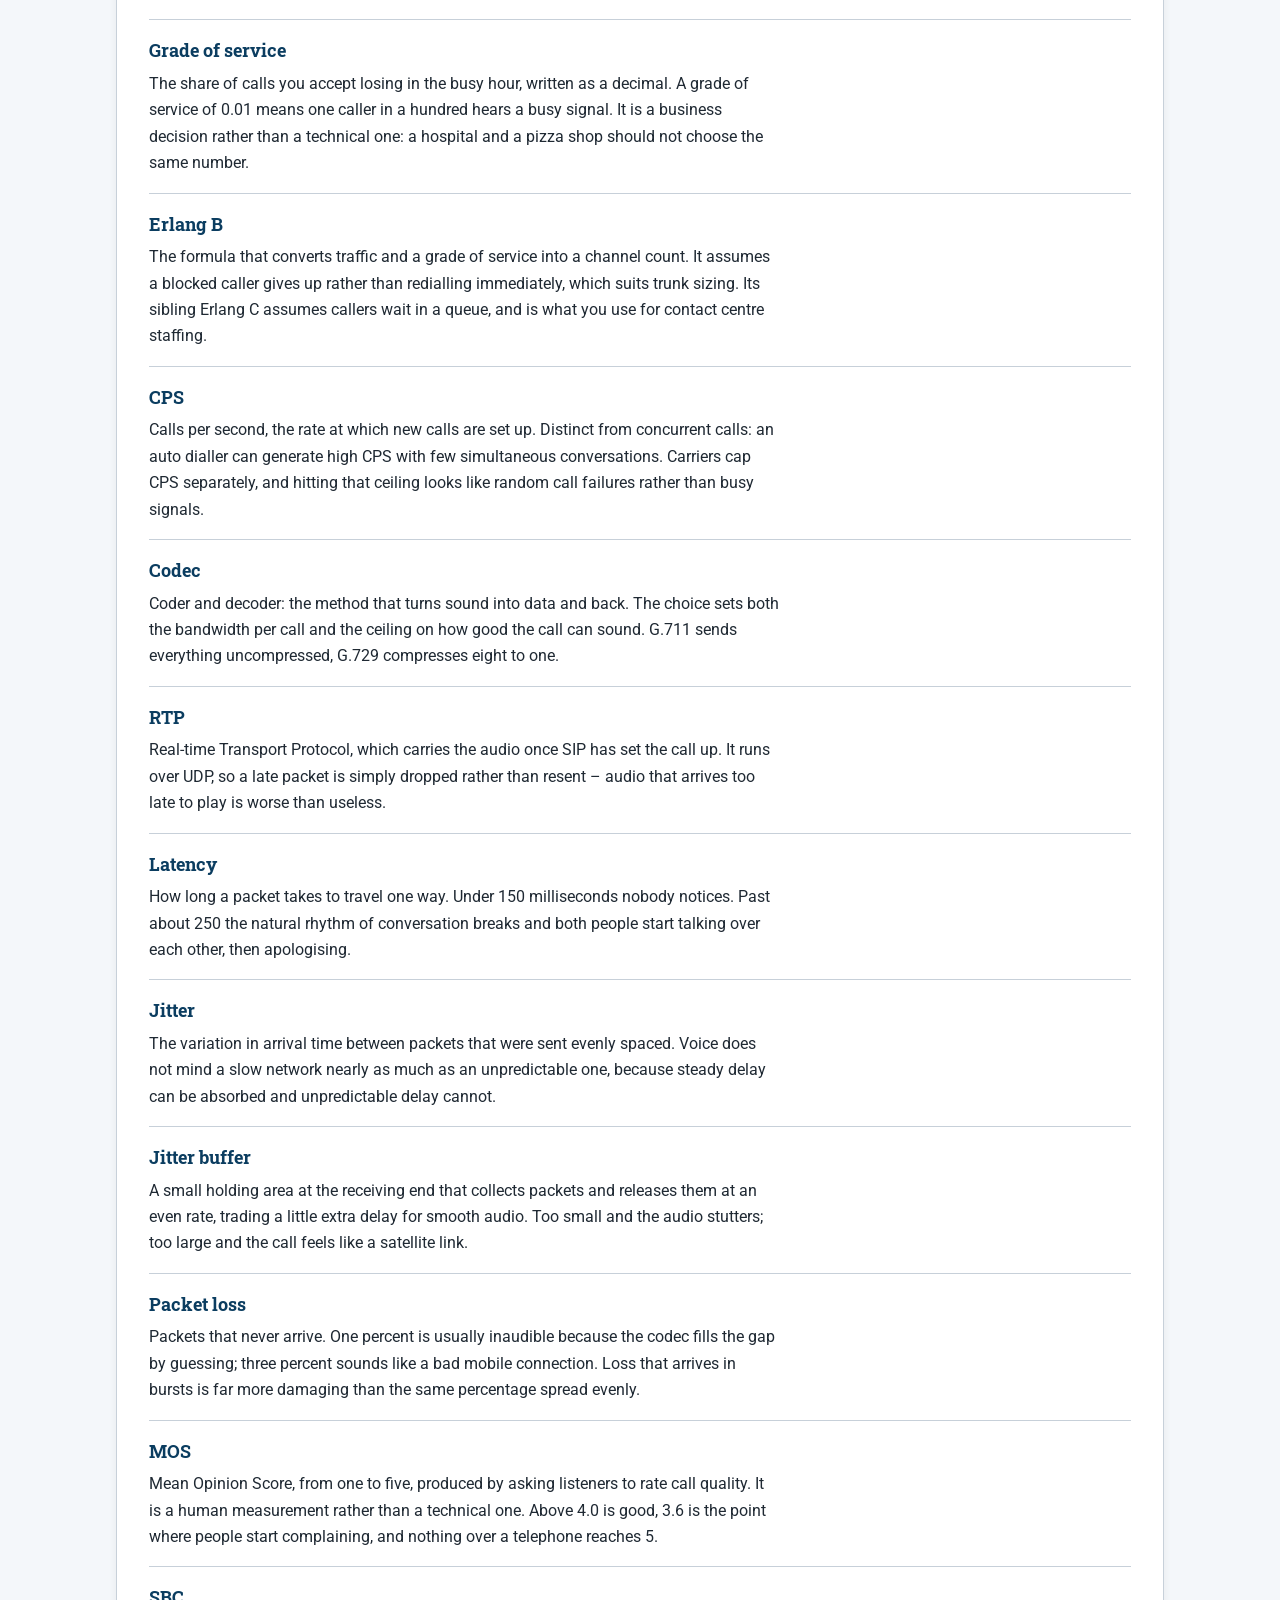
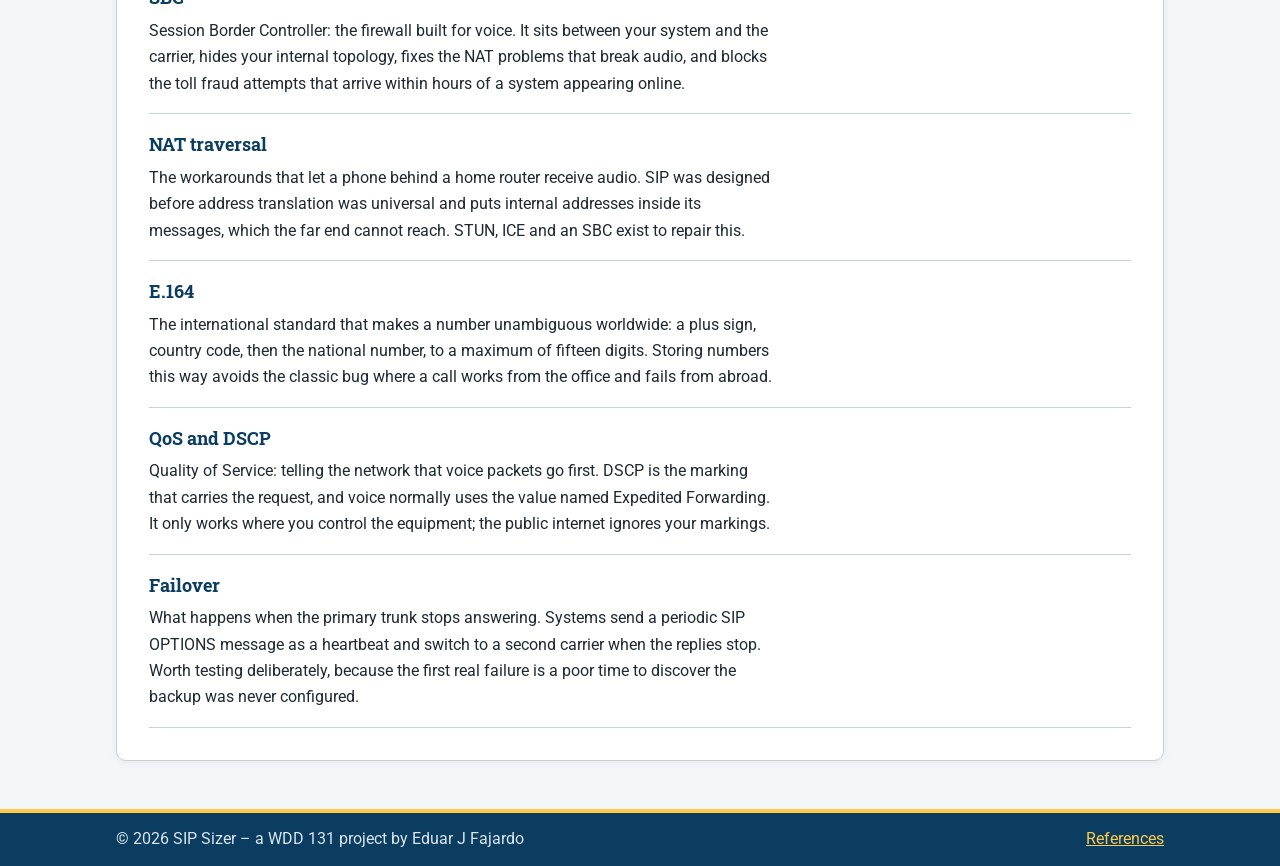
<file: project/glossary.html>
<!DOCTYPE html>
<html lang="en">
<head>
  <meta charset="UTF-8">
  <meta name="viewport" content="width=device-width, initial-scale=1.0">
  <title>Glossary &ndash; SIP Sizer</title>
  <meta name="description" content="Twenty terms from a carrier proposal explained in plain language: SIP trunk, DID, erlang, grade of service, jitter, MOS, SBC and the rest.">
  <meta name="author" content="Eduar J Fajardo">

  <link rel="preconnect" href="https://fonts.googleapis.com">
  <link rel="preconnect" href="https://fonts.gstatic.com" crossorigin>
  <link href="https://fonts.googleapis.com/css2?family=Roboto+Mono&amp;family=Roboto+Slab:wght@600;700&amp;family=Roboto:wght@400;500;700&amp;display=swap" rel="stylesheet">

  <link rel="stylesheet" href="styles/project.css">
  <script src="scripts/site.js" defer></script>
  <script src="scripts/glossary.js" defer></script>
</head>
<body>
  <header class="site-header">
    <div class="bar">
      <a class="brand" href="index.html">
        <span class="brand-mark" aria-hidden="true">((&bull;))</span>
        <span>SIP Sizer</span>
      </a>
      <nav aria-label="Main">
        <ul>
          <li><a href="index.html">Calculator</a></li>
          <li><a href="codecs.html">Codecs</a></li>
          <li><a class="current" aria-current="page" href="glossary.html">Glossary</a></li>
          <li><a href="quote.html">Get a quote</a></li>
        </ul>
      </nav>
    </div>
  </header>

  <main>
    <section class="hero">
      <h1>The words in your carrier proposal</h1>
      <p class="lead">
        Telecom runs on acronyms, and a quote written in them is hard to argue
        with. These are the twenty terms that decide what you pay and what your
        calls sound like, written the way an engineer would explain them to a
        friend who signs the cheques.
      </p>
    </section>

    <section class="panel">
      <h2>Browse the terms</h2>

      <div class="controls">
        <div class="field field-grow">
          <label for="search">Search the glossary</label>
          <input type="search" id="search" name="search"
                 placeholder="jitter, erlang, SBC ...">
        </div>

        <div class="field field-inline">
          <label for="topic">Topic</label>
          <select id="topic" name="topic">
            <option value="all" selected>All topics</option>
            <option value="capacity">Capacity and traffic</option>
            <option value="quality">Call quality</option>
            <option value="plumbing">Signalling and plumbing</option>
          </select>
        </div>
      </div>

      <p class="note" id="count" role="status" aria-live="polite"></p>

      <dl class="glossary" id="glossary">
        <div class="entry" data-topic="plumbing" id="sip">
          <dt>SIP</dt>
          <dd>
            Session Initiation Protocol. The language phones use to set up and
            tear down a call. It carries no audio at all &ndash; it negotiates
            who is calling whom and which codec both ends will use, then hands
            the conversation to RTP. When a call connects but has no sound, SIP
            worked and RTP did not.
          </dd>
        </div>

        <div class="entry" data-topic="plumbing" id="sip-trunk">
          <dt>SIP trunk</dt>
          <dd>
            The link between your phone system and a carrier, sold as a bundle
            of simultaneous channels. It replaces the physical copper lines a
            business used to rent. You buy a channel count, not a line count,
            and that number is the one the calculator produces.
          </dd>
        </div>

        <div class="entry" data-topic="plumbing" id="pbx">
          <dt>PBX or PABX</dt>
          <dd>
            Private Branch Exchange: the switchboard that belongs to your
            company. It decides that extension 204 rings at a particular desk,
            plays the hold music, and routes outside calls to the trunk. Modern
            ones are software, often the open source Asterisk or FreeSWITCH.
          </dd>
        </div>

        <div class="entry" data-topic="capacity" id="channel">
          <dt>Channel, or concurrent call</dt>
          <dd>
            One conversation in progress. A trunk with eighteen channels can
            carry eighteen conversations; the nineteenth caller gets a busy
            signal. Carriers bill mostly by this number, which is why sizing it
            correctly is worth real money every month.
          </dd>
        </div>

        <div class="entry" data-topic="plumbing" id="did">
          <dt>DID or DDI</dt>
          <dd>
            Direct Inward Dialing. A public phone number that rings a specific
            extension without going through a receptionist. DIDs and channels
            are priced separately and are unrelated: a company can own two
            hundred DIDs and still need only twelve channels, because not
            everyone is on the phone at once.
          </dd>
        </div>

        <div class="entry" data-topic="capacity" id="erlang">
          <dt>Erlang</dt>
          <dd>
            The unit of telephone traffic, named after the Danish mathematician
            Agner Krarup Erlang. One erlang is one circuit occupied continuously
            for one hour. Two hundred calls of three minutes in an hour is ten
            erlangs, because that is ten hours of talking inside one hour of
            clock time.
          </dd>
        </div>

        <div class="entry" data-topic="capacity" id="busy-hour">
          <dt>Busy hour</dt>
          <dd>
            The sixty minutes of the day when traffic peaks, usually mid morning
            or just after lunch. Systems are sized for this hour and not for the
            daily average, because an average hides exactly the moment the
            system has to survive.
          </dd>
        </div>

        <div class="entry" data-topic="capacity" id="gos">
          <dt>Grade of service</dt>
          <dd>
            The share of calls you accept losing in the busy hour, written as a
            decimal. A grade of service of 0.01 means one caller in a hundred
            hears a busy signal. It is a business decision rather than a
            technical one: a hospital and a pizza shop should not choose the
            same number.
          </dd>
        </div>

        <div class="entry" data-topic="capacity" id="erlang-b">
          <dt>Erlang B</dt>
          <dd>
            The formula that converts traffic and a grade of service into a
            channel count. It assumes a blocked caller gives up rather than
            redialling immediately, which suits trunk sizing. Its sibling Erlang
            C assumes callers wait in a queue, and is what you use for contact
            centre staffing.
          </dd>
        </div>

        <div class="entry" data-topic="capacity" id="cps">
          <dt>CPS</dt>
          <dd>
            Calls per second, the rate at which new calls are set up. Distinct
            from concurrent calls: an auto dialler can generate high CPS with
            few simultaneous conversations. Carriers cap CPS separately, and
            hitting that ceiling looks like random call failures rather than
            busy signals.
          </dd>
        </div>

        <div class="entry" data-topic="quality" id="codec">
          <dt>Codec</dt>
          <dd>
            Coder and decoder: the method that turns sound into data and back.
            The choice sets both the bandwidth per call and the ceiling on how
            good the call can sound. G.711 sends everything uncompressed, G.729
            compresses eight to one.
          </dd>
        </div>

        <div class="entry" data-topic="plumbing" id="rtp">
          <dt>RTP</dt>
          <dd>
            Real-time Transport Protocol, which carries the audio once SIP has
            set the call up. It runs over UDP, so a late packet is simply
            dropped rather than resent &ndash; audio that arrives too late to
            play is worse than useless.
          </dd>
        </div>

        <div class="entry" data-topic="quality" id="latency">
          <dt>Latency</dt>
          <dd>
            How long a packet takes to travel one way. Under 150 milliseconds
            nobody notices. Past about 250 the natural rhythm of conversation
            breaks and both people start talking over each other, then
            apologising.
          </dd>
        </div>

        <div class="entry" data-topic="quality" id="jitter">
          <dt>Jitter</dt>
          <dd>
            The variation in arrival time between packets that were sent evenly
            spaced. Voice does not mind a slow network nearly as much as an
            unpredictable one, because steady delay can be absorbed and
            unpredictable delay cannot.
          </dd>
        </div>

        <div class="entry" data-topic="quality" id="jitter-buffer">
          <dt>Jitter buffer</dt>
          <dd>
            A small holding area at the receiving end that collects packets and
            releases them at an even rate, trading a little extra delay for
            smooth audio. Too small and the audio stutters; too large and the
            call feels like a satellite link.
          </dd>
        </div>

        <div class="entry" data-topic="quality" id="packet-loss">
          <dt>Packet loss</dt>
          <dd>
            Packets that never arrive. One percent is usually inaudible because
            the codec fills the gap by guessing; three percent sounds like a bad
            mobile connection. Loss that arrives in bursts is far more damaging
            than the same percentage spread evenly.
          </dd>
        </div>

        <div class="entry" data-topic="quality" id="mos">
          <dt>MOS</dt>
          <dd>
            Mean Opinion Score, from one to five, produced by asking listeners
            to rate call quality. It is a human measurement rather than a
            technical one. Above 4.0 is good, 3.6 is the point where people
            start complaining, and nothing over a telephone reaches 5.
          </dd>
        </div>

        <div class="entry" data-topic="plumbing" id="sbc">
          <dt>SBC</dt>
          <dd>
            Session Border Controller: the firewall built for voice. It sits
            between your system and the carrier, hides your internal topology,
            fixes the NAT problems that break audio, and blocks the toll fraud
            attempts that arrive within hours of a system appearing online.
          </dd>
        </div>

        <div class="entry" data-topic="plumbing" id="nat">
          <dt>NAT traversal</dt>
          <dd>
            The workarounds that let a phone behind a home router receive audio.
            SIP was designed before address translation was universal and puts
            internal addresses inside its messages, which the far end cannot
            reach. STUN, ICE and an SBC exist to repair this.
          </dd>
        </div>

        <div class="entry" data-topic="plumbing" id="e164">
          <dt>E.164</dt>
          <dd>
            The international standard that makes a number unambiguous
            worldwide: a plus sign, country code, then the national number, to a
            maximum of fifteen digits. Storing numbers this way avoids the
            classic bug where a call works from the office and fails from
            abroad.
          </dd>
        </div>

        <div class="entry" data-topic="quality" id="qos">
          <dt>QoS and DSCP</dt>
          <dd>
            Quality of Service: telling the network that voice packets go first.
            DSCP is the marking that carries the request, and voice normally
            uses the value named Expedited Forwarding. It only works where you
            control the equipment; the public internet ignores your markings.
          </dd>
        </div>

        <div class="entry" data-topic="plumbing" id="failover">
          <dt>Failover</dt>
          <dd>
            What happens when the primary trunk stops answering. Systems send a
            periodic SIP OPTIONS message as a heartbeat and switch to a second
            carrier when the replies stop. Worth testing deliberately, because
            the first real failure is a poor time to discover the backup was
            never configured.
          </dd>
        </div>
      </dl>

      <p class="empty-state" id="empty" hidden>
        No term matches that search. Try a shorter word, or clear the topic
        filter.
      </p>
    </section>
  </main>

  <footer class="site-footer">
    <div class="bar">
      <p>&copy; <span id="year"></span> SIP Sizer &ndash; a WDD 131 project by Eduar J Fajardo</p>
      <p><a href="references.html">References</a></p>
    </div>
  </footer>
</body>
</html>
</file>
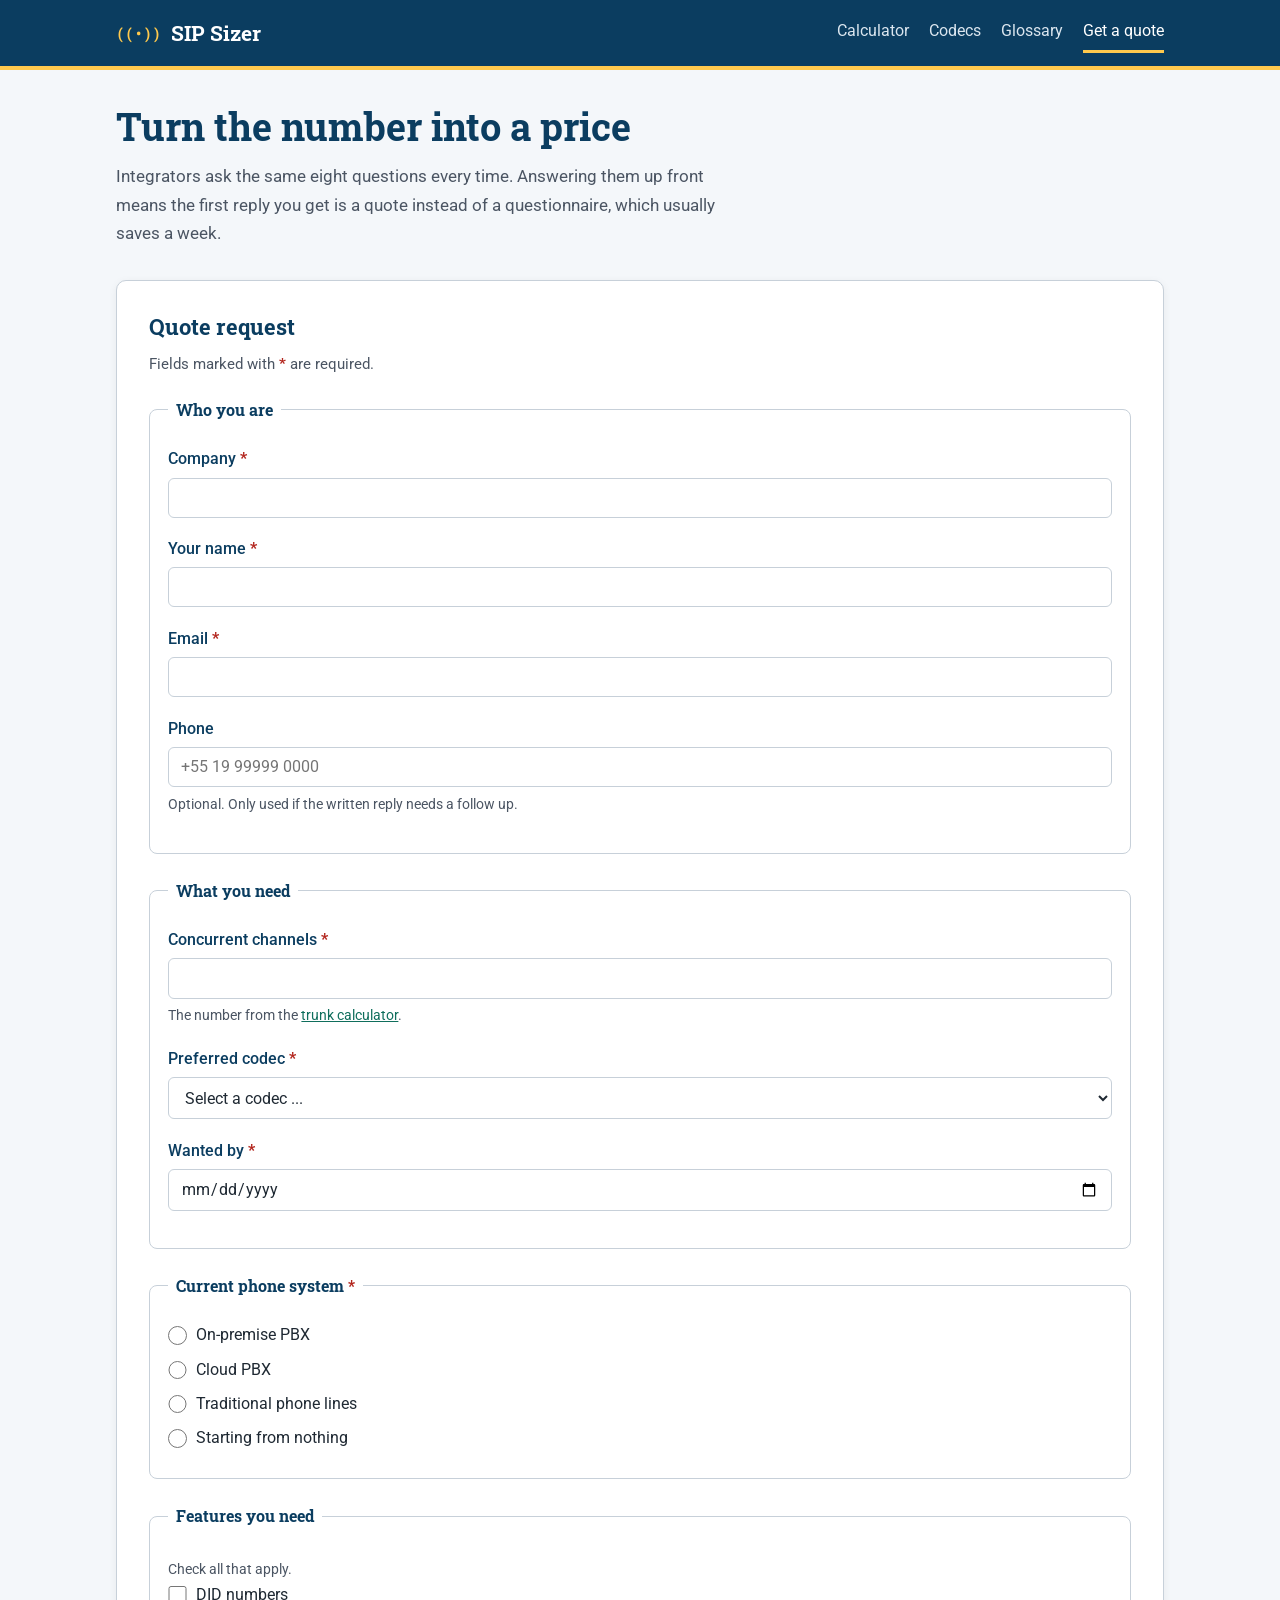
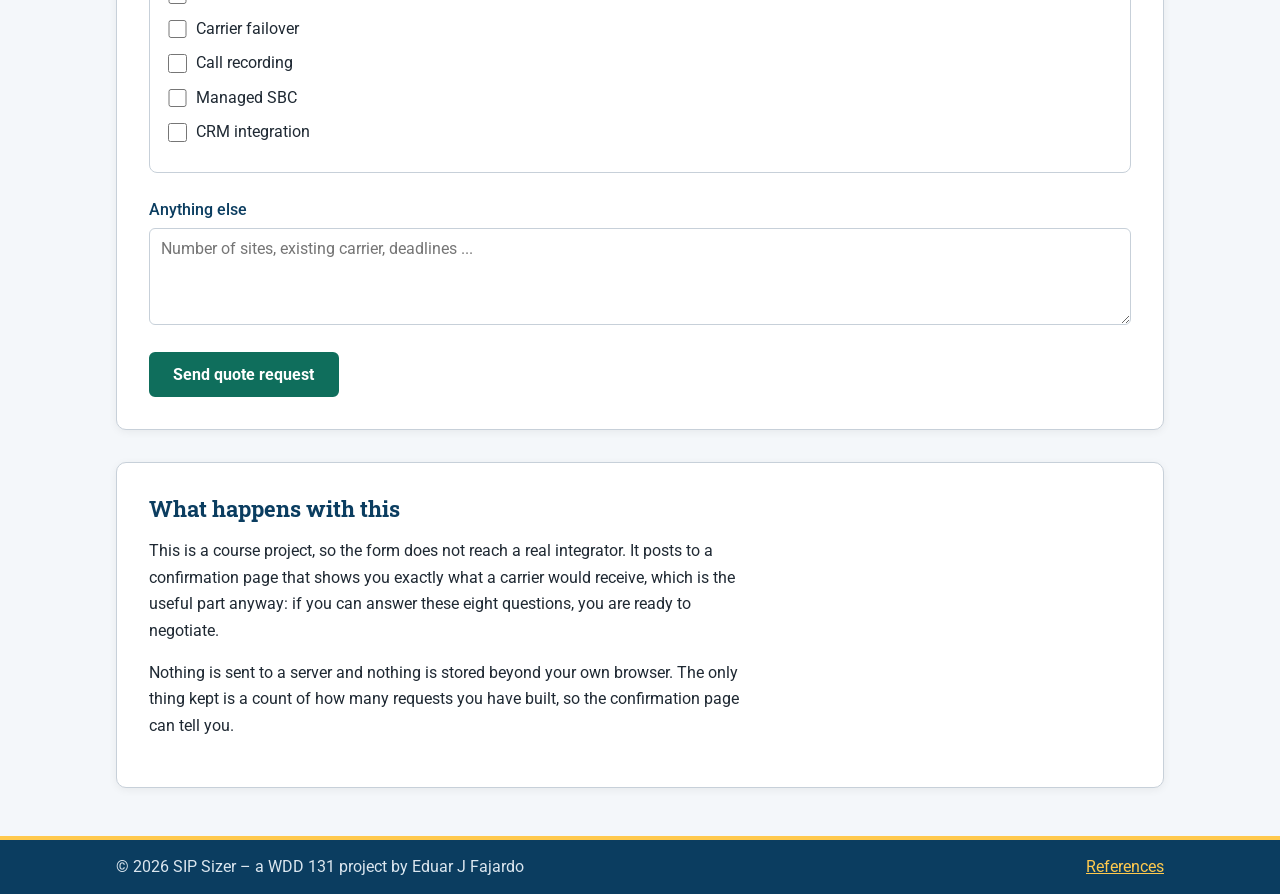
<file: project/quote.html>
<!DOCTYPE html>
<html lang="en">
<head>
  <meta charset="UTF-8">
  <meta name="viewport" content="width=device-width, initial-scale=1.0">
  <title>Request a quote &ndash; SIP Sizer</title>
  <meta name="description" content="Send your trunk sizing to an integrator and get a price back. The form collects the channel count, codec and features a carrier needs to quote properly.">
  <meta name="author" content="Eduar J Fajardo">

  <link rel="preconnect" href="https://fonts.googleapis.com">
  <link rel="preconnect" href="https://fonts.gstatic.com" crossorigin>
  <link href="https://fonts.googleapis.com/css2?family=Roboto+Mono&amp;family=Roboto+Slab:wght@600;700&amp;family=Roboto:wght@400;500;700&amp;display=swap" rel="stylesheet">

  <link rel="stylesheet" href="styles/project.css">
  <script src="scripts/site.js" defer></script>
</head>
<body>
  <header class="site-header">
    <div class="bar">
      <a class="brand" href="index.html">
        <span class="brand-mark" aria-hidden="true">((&bull;))</span>
        <span>SIP Sizer</span>
      </a>
      <nav aria-label="Main">
        <ul>
          <li><a href="index.html">Calculator</a></li>
          <li><a href="codecs.html">Codecs</a></li>
          <li><a href="glossary.html">Glossary</a></li>
          <li><a class="current" aria-current="page" href="quote.html">Get a quote</a></li>
        </ul>
      </nav>
    </div>
  </header>

  <main>
    <section class="hero">
      <h1>Turn the number into a price</h1>
      <p class="lead">
        Integrators ask the same eight questions every time. Answering them up
        front means the first reply you get is a quote instead of a
        questionnaire, which usually saves a week.
      </p>
    </section>

    <section class="panel">
      <h2>Quote request</h2>

      <form action="thanks.html" method="get" class="quote-form">
        <p class="required-note">
          Fields marked with <span class="req">*</span> are required.
        </p>

        <fieldset>
          <legend>Who you are</legend>

          <div class="field">
            <label for="company">Company <span class="req">*</span></label>
            <input type="text" id="company" name="company" maxlength="80"
                   autocomplete="organization" required>
          </div>

          <div class="field">
            <label for="contact">Your name <span class="req">*</span></label>
            <input type="text" id="contact" name="contact" maxlength="80"
                   autocomplete="name" required>
          </div>

          <div class="field">
            <label for="email">Email <span class="req">*</span></label>
            <input type="email" id="email" name="email" maxlength="120"
                   autocomplete="email" required>
          </div>

          <div class="field">
            <label for="phone">Phone</label>
            <input type="tel" id="phone" name="phone" maxlength="30"
                   autocomplete="tel" placeholder="+55 19 99999 0000">
            <p class="hint">Optional. Only used if the written reply needs a follow up.</p>
          </div>
        </fieldset>

        <fieldset>
          <legend>What you need</legend>

          <div class="field">
            <label for="channels">Concurrent channels <span class="req">*</span></label>
            <input type="number" id="channels" name="channels" min="1" max="2000"
                   step="1" required>
            <p class="hint">
              The number from the <a href="index.html#calculator">trunk calculator</a>.
            </p>
          </div>

          <div class="field">
            <label for="preferred-codec">Preferred codec <span class="req">*</span></label>
            <select id="preferred-codec" name="preferredCodec" required>
              <option value="" disabled selected>Select a codec ...</option>
              <option value="G.711">G.711 &ndash; best quality</option>
              <option value="G.722">G.722 &ndash; HD voice</option>
              <option value="G.726">G.726 &ndash; compressed</option>
              <option value="Opus">Opus &ndash; adaptive</option>
              <option value="iLBC">iLBC &ndash; lossy networks</option>
              <option value="G.729">G.729 &ndash; lowest bandwidth</option>
              <option value="Not sure">Not sure, advise me</option>
            </select>
          </div>

          <div class="field">
            <label for="start-date">Wanted by <span class="req">*</span></label>
            <input type="date" id="start-date" name="startDate" required>
          </div>
        </fieldset>

        <fieldset>
          <legend>Current phone system <span class="req">*</span></legend>

          <div class="radio-row">
            <input type="radio" id="system-onprem" name="currentSystem"
                   value="On-premise PBX" required>
            <label for="system-onprem">On-premise PBX</label>
          </div>
          <div class="radio-row">
            <input type="radio" id="system-cloud" name="currentSystem"
                   value="Cloud PBX" required>
            <label for="system-cloud">Cloud PBX</label>
          </div>
          <div class="radio-row">
            <input type="radio" id="system-analog" name="currentSystem"
                   value="Traditional phone lines" required>
            <label for="system-analog">Traditional phone lines</label>
          </div>
          <div class="radio-row">
            <input type="radio" id="system-none" name="currentSystem"
                   value="Starting from nothing" required>
            <label for="system-none">Starting from nothing</label>
          </div>
        </fieldset>

        <fieldset>
          <legend>Features you need</legend>
          <p class="hint">Check all that apply.</p>

          <div class="checkbox-row">
            <input type="checkbox" id="feature-did" name="features" value="DID numbers">
            <label for="feature-did">DID numbers</label>
          </div>
          <div class="checkbox-row">
            <input type="checkbox" id="feature-failover" name="features" value="Carrier failover">
            <label for="feature-failover">Carrier failover</label>
          </div>
          <div class="checkbox-row">
            <input type="checkbox" id="feature-recording" name="features" value="Call recording">
            <label for="feature-recording">Call recording</label>
          </div>
          <div class="checkbox-row">
            <input type="checkbox" id="feature-sbc" name="features" value="Managed SBC">
            <label for="feature-sbc">Managed SBC</label>
          </div>
          <div class="checkbox-row">
            <input type="checkbox" id="feature-crm" name="features" value="CRM integration">
            <label for="feature-crm">CRM integration</label>
          </div>
        </fieldset>

        <div class="field">
          <label for="notes">Anything else</label>
          <textarea id="notes" name="notes" rows="4" maxlength="600"
                    placeholder="Number of sites, existing carrier, deadlines ..."></textarea>
        </div>

        <div class="actions">
          <input type="submit" class="button" value="Send quote request">
        </div>
      </form>
    </section>

    <section class="panel">
      <h2>What happens with this</h2>
      <p>
        This is a course project, so the form does not reach a real integrator.
        It posts to a confirmation page that shows you exactly what a carrier
        would receive, which is the useful part anyway: if you can answer these
        eight questions, you are ready to negotiate.
      </p>
      <p>
        Nothing is sent to a server and nothing is stored beyond your own
        browser. The only thing kept is a count of how many requests you have
        built, so the confirmation page can tell you.
      </p>
    </section>
  </main>

  <footer class="site-footer">
    <div class="bar">
      <p>&copy; <span id="year"></span> SIP Sizer &ndash; a WDD 131 project by Eduar J Fajardo</p>
      <p><a href="references.html">References</a></p>
    </div>
  </footer>
</body>
</html>
</file>
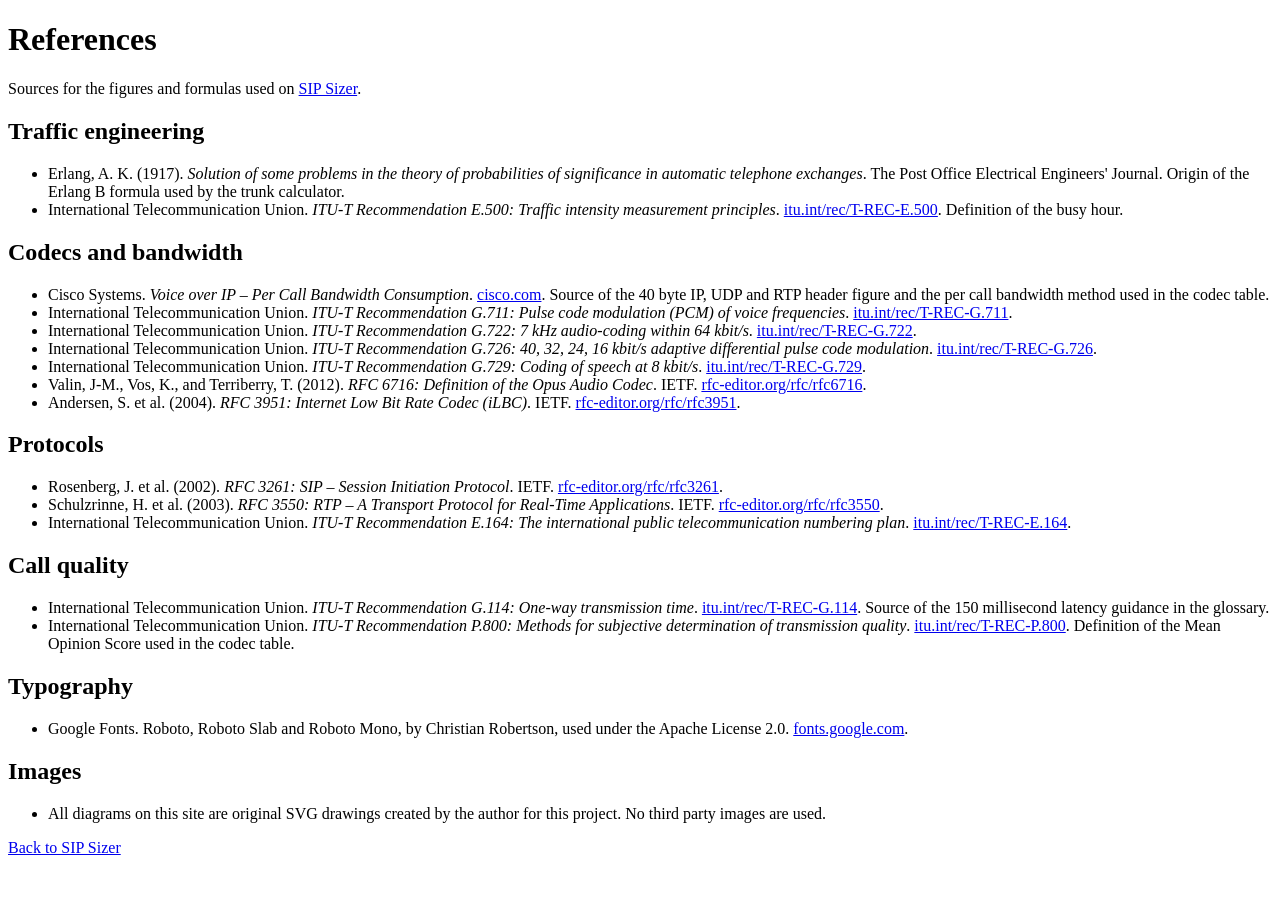
<file: project/references.html>
<!DOCTYPE html>
<html lang="en">
<head>
  <meta charset="UTF-8">
  <meta name="viewport" content="width=device-width, initial-scale=1.0">
  <title>References &ndash; SIP Sizer</title>
  <meta name="description" content="Sources for the formulas, bandwidth figures and quality scores used on SIP Sizer, with links to the ITU-T recommendations and IETF documents.">
  <meta name="author" content="Eduar J Fajardo">
</head>
<body>
  <h1>References</h1>

  <p>
    Sources for the figures and formulas used on
    <a href="index.html">SIP Sizer</a>.
  </p>

  <h2>Traffic engineering</h2>
  <ul>
    <li>
      Erlang, A. K. (1917). <cite>Solution of some problems in the theory of
      probabilities of significance in automatic telephone exchanges</cite>.
      The Post Office Electrical Engineers' Journal. Origin of the Erlang B
      formula used by the trunk calculator.
    </li>
    <li>
      International Telecommunication Union.
      <cite>ITU-T Recommendation E.500: Traffic intensity measurement
      principles</cite>.
      <a href="https://www.itu.int/rec/T-REC-E.500">itu.int/rec/T-REC-E.500</a>.
      Definition of the busy hour.
    </li>
  </ul>

  <h2>Codecs and bandwidth</h2>
  <ul>
    <li>
      Cisco Systems. <cite>Voice over IP &ndash; Per Call Bandwidth
      Consumption</cite>.
      <a href="https://www.cisco.com/c/en/us/support/docs/voice/voice-quality/7934-bwidth-consume.html">cisco.com</a>.
      Source of the 40 byte IP, UDP and RTP header figure and the per call
      bandwidth method used in the codec table.
    </li>
    <li>
      International Telecommunication Union. <cite>ITU-T Recommendation
      G.711: Pulse code modulation (PCM) of voice frequencies</cite>.
      <a href="https://www.itu.int/rec/T-REC-G.711">itu.int/rec/T-REC-G.711</a>.
    </li>
    <li>
      International Telecommunication Union. <cite>ITU-T Recommendation
      G.722: 7 kHz audio-coding within 64 kbit/s</cite>.
      <a href="https://www.itu.int/rec/T-REC-G.722">itu.int/rec/T-REC-G.722</a>.
    </li>
    <li>
      International Telecommunication Union. <cite>ITU-T Recommendation
      G.726: 40, 32, 24, 16 kbit/s adaptive differential pulse code
      modulation</cite>.
      <a href="https://www.itu.int/rec/T-REC-G.726">itu.int/rec/T-REC-G.726</a>.
    </li>
    <li>
      International Telecommunication Union. <cite>ITU-T Recommendation
      G.729: Coding of speech at 8 kbit/s</cite>.
      <a href="https://www.itu.int/rec/T-REC-G.729">itu.int/rec/T-REC-G.729</a>.
    </li>
    <li>
      Valin, J-M., Vos, K., and Terriberry, T. (2012).
      <cite>RFC 6716: Definition of the Opus Audio Codec</cite>. IETF.
      <a href="https://www.rfc-editor.org/rfc/rfc6716">rfc-editor.org/rfc/rfc6716</a>.
    </li>
    <li>
      Andersen, S. et al. (2004). <cite>RFC 3951: Internet Low Bit Rate Codec
      (iLBC)</cite>. IETF.
      <a href="https://www.rfc-editor.org/rfc/rfc3951">rfc-editor.org/rfc/rfc3951</a>.
    </li>
  </ul>

  <h2>Protocols</h2>
  <ul>
    <li>
      Rosenberg, J. et al. (2002). <cite>RFC 3261: SIP &ndash; Session
      Initiation Protocol</cite>. IETF.
      <a href="https://www.rfc-editor.org/rfc/rfc3261">rfc-editor.org/rfc/rfc3261</a>.
    </li>
    <li>
      Schulzrinne, H. et al. (2003). <cite>RFC 3550: RTP &ndash; A Transport
      Protocol for Real-Time Applications</cite>. IETF.
      <a href="https://www.rfc-editor.org/rfc/rfc3550">rfc-editor.org/rfc/rfc3550</a>.
    </li>
    <li>
      International Telecommunication Union. <cite>ITU-T Recommendation
      E.164: The international public telecommunication numbering plan</cite>.
      <a href="https://www.itu.int/rec/T-REC-E.164">itu.int/rec/T-REC-E.164</a>.
    </li>
  </ul>

  <h2>Call quality</h2>
  <ul>
    <li>
      International Telecommunication Union. <cite>ITU-T Recommendation
      G.114: One-way transmission time</cite>.
      <a href="https://www.itu.int/rec/T-REC-G.114">itu.int/rec/T-REC-G.114</a>.
      Source of the 150 millisecond latency guidance in the glossary.
    </li>
    <li>
      International Telecommunication Union. <cite>ITU-T Recommendation
      P.800: Methods for subjective determination of transmission
      quality</cite>.
      <a href="https://www.itu.int/rec/T-REC-P.800">itu.int/rec/T-REC-P.800</a>.
      Definition of the Mean Opinion Score used in the codec table.
    </li>
  </ul>

  <h2>Typography</h2>
  <ul>
    <li>
      Google Fonts. Roboto, Roboto Slab and Roboto Mono, by Christian
      Robertson, used under the Apache License 2.0.
      <a href="https://fonts.google.com/">fonts.google.com</a>.
    </li>
  </ul>

  <h2>Images</h2>
  <ul>
    <li>
      All diagrams on this site are original SVG drawings created by the
      author for this project. No third party images are used.
    </li>
  </ul>

  <p><a href="index.html">Back to SIP Sizer</a></p>
</body>
</html>
</file>
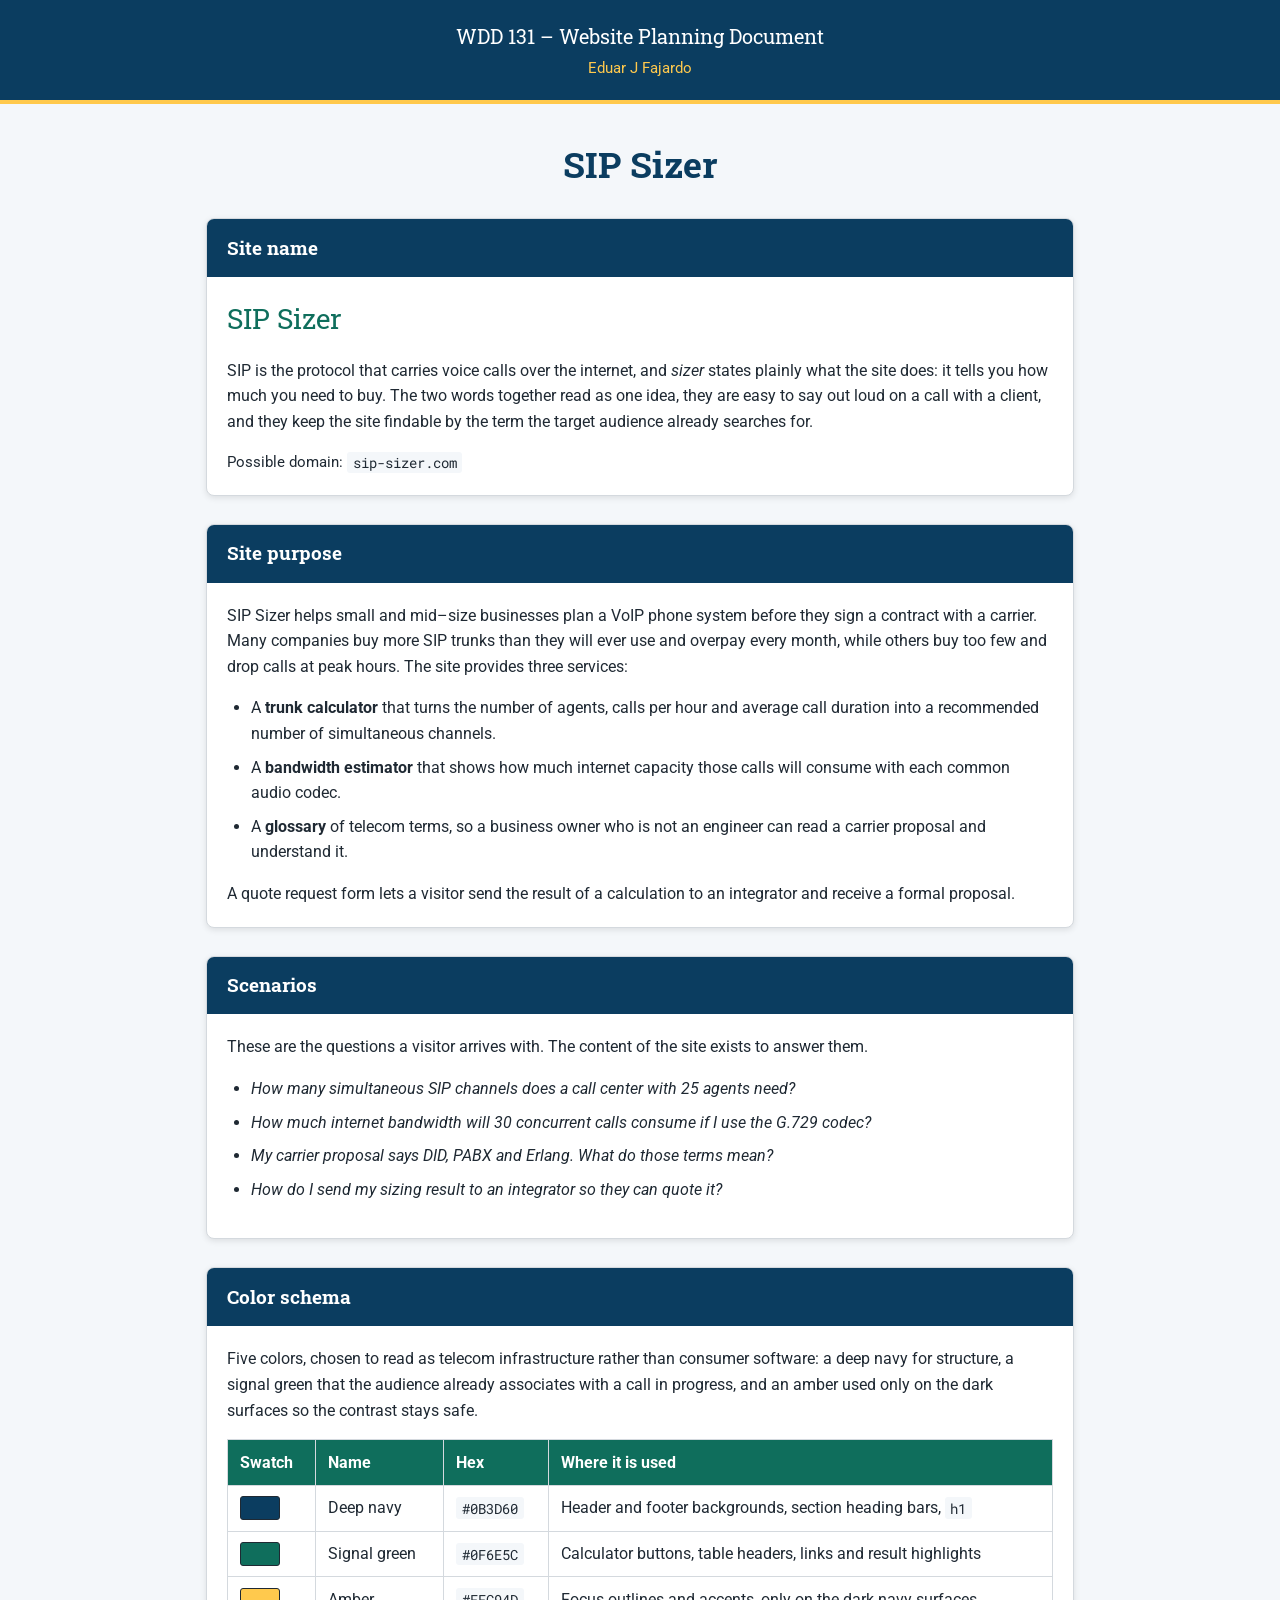
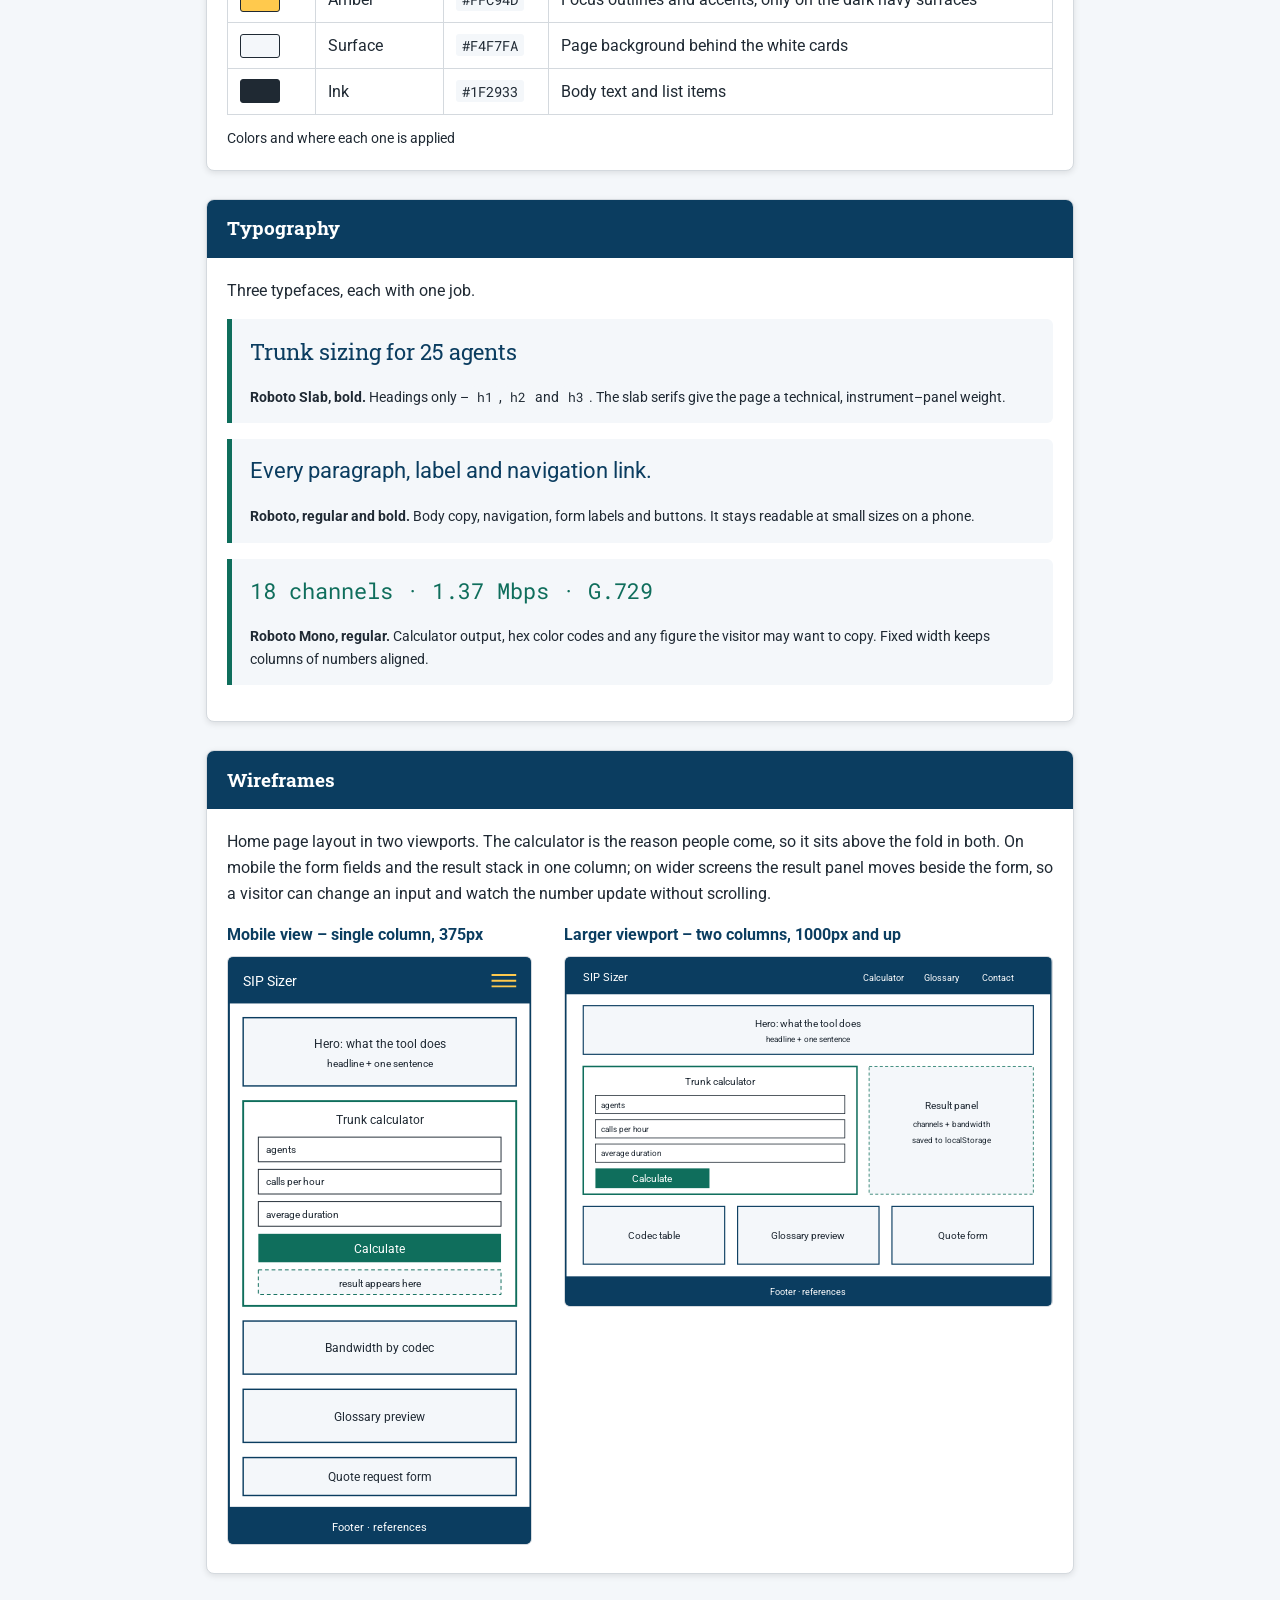
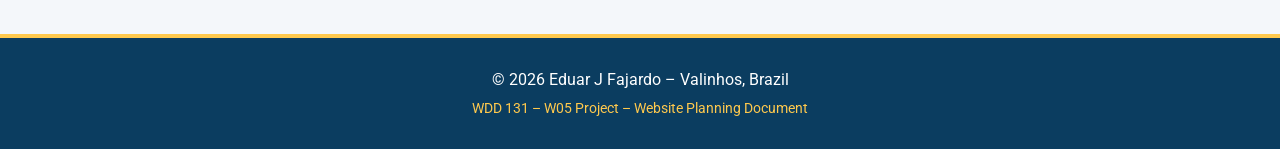
<file: project/siteplan.html>
<!DOCTYPE html>
<html lang="en">
<head>
  <meta charset="UTF-8">
  <meta name="viewport" content="width=device-width, initial-scale=1.0">
  <title>Site Plan &ndash; SIP Sizer &ndash; Eduar J Fajardo</title>
  <meta name="description" content="Website planning document for SIP Sizer, a VoIP trunk and bandwidth sizing tool built for the WDD 131 final project by Eduar J Fajardo.">
  <meta name="author" content="Eduar J Fajardo">

  <!-- Google Fonts -->
  <link rel="preconnect" href="https://fonts.googleapis.com">
  <link rel="preconnect" href="https://fonts.gstatic.com" crossorigin>
  <link href="https://fonts.googleapis.com/css2?family=Roboto+Mono&amp;family=Roboto+Slab:wght@700&amp;family=Roboto:wght@400;700&amp;display=swap" rel="stylesheet">

  <link rel="stylesheet" href="styles/siteplan.css">
</head>
<body>
  <header>
    <p id="doc-label">WDD 131 &ndash; Website Planning Document</p>
    <p id="doc-author">Eduar J Fajardo</p>
  </header>

  <main>
    <h1>SIP Sizer</h1>

    <!-- 1. site name -->
    <section class="card">
      <h2>Site name</h2>
      <div class="card-body">
        <p class="lead">SIP Sizer</p>
        <p>
          SIP is the protocol that carries voice calls over the internet, and
          <em>sizer</em> states plainly what the site does: it tells you how much
          you need to buy. The two words together read as one idea, they are easy
          to say out loud on a call with a client, and they keep the site findable
          by the term the target audience already searches for.
        </p>
        <p class="note">Possible domain: <code>sip-sizer.com</code></p>
      </div>
    </section>

    <!-- 2. site purpose -->
    <section class="card">
      <h2>Site purpose</h2>
      <div class="card-body">
        <p>
          SIP Sizer helps small and mid&ndash;size businesses plan a VoIP phone
          system before they sign a contract with a carrier. Many companies buy
          more SIP trunks than they will ever use and overpay every month, while
          others buy too few and drop calls at peak hours. The site provides three
          services:
        </p>
        <ul>
          <li>
            A <strong>trunk calculator</strong> that turns the number of agents,
            calls per hour and average call duration into a recommended number of
            simultaneous channels.
          </li>
          <li>
            A <strong>bandwidth estimator</strong> that shows how much internet
            capacity those calls will consume with each common audio codec.
          </li>
          <li>
            A <strong>glossary</strong> of telecom terms, so a business owner who
            is not an engineer can read a carrier proposal and understand it.
          </li>
        </ul>
        <p>
          A quote request form lets a visitor send the result of a calculation to
          an integrator and receive a formal proposal.
        </p>
      </div>
    </section>

    <!-- 3. scenarios -->
    <section class="card">
      <h2>Scenarios</h2>
      <div class="card-body">
        <p>
          These are the questions a visitor arrives with. The content of the site
          exists to answer them.
        </p>
        <ul class="scenarios">
          <li>How many simultaneous SIP channels does a call center with 25 agents need?</li>
          <li>How much internet bandwidth will 30 concurrent calls consume if I use the G.729 codec?</li>
          <li>My carrier proposal says DID, PABX and Erlang. What do those terms mean?</li>
          <li>How do I send my sizing result to an integrator so they can quote it?</li>
        </ul>
      </div>
    </section>

    <!-- 4. color schema -->
    <section class="card">
      <h2>Color schema</h2>
      <div class="card-body">
        <p>
          Five colors, chosen to read as telecom infrastructure rather than
          consumer software: a deep navy for structure, a signal green that the
          audience already associates with a call in progress, and an amber used
          only on the dark surfaces so the contrast stays safe.
        </p>

        <table>
          <caption>Colors and where each one is applied</caption>
          <thead>
            <tr>
              <th scope="col">Swatch</th>
              <th scope="col">Name</th>
              <th scope="col">Hex</th>
              <th scope="col">Where it is used</th>
            </tr>
          </thead>
          <tbody>
            <tr>
              <td><span class="swatch swatch-deep"></span></td>
              <td>Deep navy</td>
              <td><code>#0B3D60</code></td>
              <td>Header and footer backgrounds, section heading bars, <code>h1</code></td>
            </tr>
            <tr>
              <td><span class="swatch swatch-signal"></span></td>
              <td>Signal green</td>
              <td><code>#0F6E5C</code></td>
              <td>Calculator buttons, table headers, links and result highlights</td>
            </tr>
            <tr>
              <td><span class="swatch swatch-amber"></span></td>
              <td>Amber</td>
              <td><code>#FFC94D</code></td>
              <td>Focus outlines and accents, only on the dark navy surfaces</td>
            </tr>
            <tr>
              <td><span class="swatch swatch-surface"></span></td>
              <td>Surface</td>
              <td><code>#F4F7FA</code></td>
              <td>Page background behind the white cards</td>
            </tr>
            <tr>
              <td><span class="swatch swatch-ink"></span></td>
              <td>Ink</td>
              <td><code>#1F2933</code></td>
              <td>Body text and list items</td>
            </tr>
          </tbody>
        </table>
      </div>
    </section>

    <!-- 5. typography -->
    <section class="card">
      <h2>Typography</h2>
      <div class="card-body">
        <p>Three typefaces, each with one job.</p>

        <div class="font-sample sample-slab">
          <p class="sample-text">Trunk sizing for 25 agents</p>
          <p class="sample-label">
            <strong>Roboto Slab, bold.</strong> Headings only &ndash;
            <code>h1</code>, <code>h2</code> and <code>h3</code>. The slab serifs
            give the page a technical, instrument&ndash;panel weight.
          </p>
        </div>

        <div class="font-sample sample-sans">
          <p class="sample-text">Every paragraph, label and navigation link.</p>
          <p class="sample-label">
            <strong>Roboto, regular and bold.</strong> Body copy, navigation,
            form labels and buttons. It stays readable at small sizes on a phone.
          </p>
        </div>

        <div class="font-sample sample-mono">
          <p class="sample-text">18 channels &middot; 1.37 Mbps &middot; G.729</p>
          <p class="sample-label">
            <strong>Roboto Mono, regular.</strong> Calculator output, hex color
            codes and any figure the visitor may want to copy. Fixed width keeps
            columns of numbers aligned.
          </p>
        </div>
      </div>
    </section>

    <!-- 6. wireframes -->
    <section class="card">
      <h2>Wireframes</h2>
      <div class="card-body">
        <p>
          Home page layout in two viewports. The calculator is the reason people
          come, so it sits above the fold in both. On mobile the form fields and
          the result stack in one column; on wider screens the result panel moves
          beside the form, so a visitor can change an input and watch the number
          update without scrolling.
        </p>

        <div class="wireframes">
          <figure>
            <figcaption>Mobile view &ndash; single column, 375px</figcaption>
            <svg class="wire" viewBox="0 0 320 620" role="img" aria-labelledby="wire-mobile-title" font-family="Roboto, Arial, sans-serif">
              <title id="wire-mobile-title">Wireframe of the SIP Sizer home page on a mobile phone, with a stacked single column layout</title>

              <rect x="1" y="1" width="318" height="618" fill="#FFFFFF" stroke="#0B3D60" stroke-width="2"></rect>

              <rect x="1" y="1" width="318" height="48" fill="#0B3D60"></rect>
              <text x="16" y="31" fill="#FFFFFF" font-size="15">SIP Sizer</text>
              <line x1="278" y1="19" x2="304" y2="19" stroke="#FFC94D" stroke-width="2"></line>
              <line x1="278" y1="25" x2="304" y2="25" stroke="#FFC94D" stroke-width="2"></line>
              <line x1="278" y1="31" x2="304" y2="31" stroke="#FFC94D" stroke-width="2"></line>

              <rect x="16" y="64" width="288" height="72" fill="#F4F7FA" stroke="#0B3D60" stroke-width="1.5"></rect>
              <text x="160" y="96" fill="#1F2933" font-size="13" text-anchor="middle">Hero: what the tool does</text>
              <text x="160" y="116" fill="#1F2933" font-size="11" text-anchor="middle">headline + one sentence</text>

              <rect x="16" y="152" width="288" height="216" fill="#FFFFFF" stroke="#0F6E5C" stroke-width="2"></rect>
              <text x="160" y="176" fill="#1F2933" font-size="13" text-anchor="middle">Trunk calculator</text>
              <rect x="32" y="190" width="256" height="26" fill="#FFFFFF" stroke="#1F2933" stroke-width="1"></rect>
              <text x="40" y="207" fill="#1F2933" font-size="11">agents</text>
              <rect x="32" y="224" width="256" height="26" fill="#FFFFFF" stroke="#1F2933" stroke-width="1"></rect>
              <text x="40" y="241" fill="#1F2933" font-size="11">calls per hour</text>
              <rect x="32" y="258" width="256" height="26" fill="#FFFFFF" stroke="#1F2933" stroke-width="1"></rect>
              <text x="40" y="275" fill="#1F2933" font-size="11">average duration</text>
              <rect x="32" y="292" width="256" height="30" fill="#0F6E5C"></rect>
              <text x="160" y="312" fill="#FFFFFF" font-size="13" text-anchor="middle">Calculate</text>
              <rect x="32" y="330" width="256" height="26" fill="#F4F7FA" stroke="#0F6E5C" stroke-width="1" stroke-dasharray="4 3"></rect>
              <text x="160" y="348" fill="#1F2933" font-size="11" text-anchor="middle">result appears here</text>

              <rect x="16" y="384" width="288" height="56" fill="#F4F7FA" stroke="#0B3D60" stroke-width="1.5"></rect>
              <text x="160" y="417" fill="#1F2933" font-size="13" text-anchor="middle">Bandwidth by codec</text>

              <rect x="16" y="456" width="288" height="56" fill="#F4F7FA" stroke="#0B3D60" stroke-width="1.5"></rect>
              <text x="160" y="489" fill="#1F2933" font-size="13" text-anchor="middle">Glossary preview</text>

              <rect x="16" y="528" width="288" height="40" fill="#F4F7FA" stroke="#0B3D60" stroke-width="1.5"></rect>
              <text x="160" y="553" fill="#1F2933" font-size="13" text-anchor="middle">Quote request form</text>

              <rect x="1" y="580" width="318" height="39" fill="#0B3D60"></rect>
              <text x="160" y="605" fill="#FFFFFF" font-size="12" text-anchor="middle">Footer &#183; references</text>
            </svg>
          </figure>

          <figure>
            <figcaption>Larger viewport &ndash; two columns, 1000px and up</figcaption>
            <svg class="wire" viewBox="0 0 640 460" role="img" aria-labelledby="wire-desktop-title" font-family="Roboto, Arial, sans-serif">
              <title id="wire-desktop-title">Wireframe of the SIP Sizer home page on a desktop screen, with the calculator form and the result panel side by side</title>

              <rect x="1" y="1" width="638" height="458" fill="#FFFFFF" stroke="#0B3D60" stroke-width="2"></rect>

              <rect x="1" y="1" width="638" height="48" fill="#0B3D60"></rect>
              <text x="24" y="31" fill="#FFFFFF" font-size="15">SIP Sizer</text>
              <text x="392" y="31" fill="#FFFFFF" font-size="12">Calculator</text>
              <text x="472" y="31" fill="#FFFFFF" font-size="12">Glossary</text>
              <text x="548" y="31" fill="#FFFFFF" font-size="12">Contact</text>

              <rect x="24" y="64" width="592" height="64" fill="#F4F7FA" stroke="#0B3D60" stroke-width="1.5"></rect>
              <text x="320" y="92" fill="#1F2933" font-size="13" text-anchor="middle">Hero: what the tool does</text>
              <text x="320" y="112" fill="#1F2933" font-size="11" text-anchor="middle">headline + one sentence</text>

              <rect x="24" y="144" width="360" height="168" fill="#FFFFFF" stroke="#0F6E5C" stroke-width="2"></rect>
              <text x="204" y="168" fill="#1F2933" font-size="13" text-anchor="middle">Trunk calculator</text>
              <rect x="40" y="182" width="328" height="24" fill="#FFFFFF" stroke="#1F2933" stroke-width="1"></rect>
              <text x="48" y="198" fill="#1F2933" font-size="11">agents</text>
              <rect x="40" y="214" width="328" height="24" fill="#FFFFFF" stroke="#1F2933" stroke-width="1"></rect>
              <text x="48" y="230" fill="#1F2933" font-size="11">calls per hour</text>
              <rect x="40" y="246" width="328" height="24" fill="#FFFFFF" stroke="#1F2933" stroke-width="1"></rect>
              <text x="48" y="262" fill="#1F2933" font-size="11">average duration</text>
              <rect x="40" y="278" width="150" height="26" fill="#0F6E5C"></rect>
              <text x="115" y="296" fill="#FFFFFF" font-size="13" text-anchor="middle">Calculate</text>

              <rect x="400" y="144" width="216" height="168" fill="#F4F7FA" stroke="#0F6E5C" stroke-width="1" stroke-dasharray="4 3"></rect>
              <text x="508" y="200" fill="#1F2933" font-size="13" text-anchor="middle">Result panel</text>
              <text x="508" y="224" fill="#1F2933" font-size="11" text-anchor="middle">channels + bandwidth</text>
              <text x="508" y="244" fill="#1F2933" font-size="11" text-anchor="middle">saved to localStorage</text>

              <rect x="24" y="328" width="186" height="76" fill="#F4F7FA" stroke="#0B3D60" stroke-width="1.5"></rect>
              <text x="117" y="371" fill="#1F2933" font-size="13" text-anchor="middle">Codec table</text>

              <rect x="227" y="328" width="186" height="76" fill="#F4F7FA" stroke="#0B3D60" stroke-width="1.5"></rect>
              <text x="320" y="371" fill="#1F2933" font-size="13" text-anchor="middle">Glossary preview</text>

              <rect x="430" y="328" width="186" height="76" fill="#F4F7FA" stroke="#0B3D60" stroke-width="1.5"></rect>
              <text x="523" y="371" fill="#1F2933" font-size="13" text-anchor="middle">Quote form</text>

              <rect x="1" y="420" width="638" height="39" fill="#0B3D60"></rect>
              <text x="320" y="445" fill="#FFFFFF" font-size="12" text-anchor="middle">Footer &#183; references</text>
            </svg>
          </figure>
        </div>
      </div>
    </section>
  </main>

  <footer>
    <p>&copy; 2026 Eduar J Fajardo &ndash; Valinhos, Brazil</p>
    <p id="doc-note">WDD 131 &ndash; W05 Project &ndash; Website Planning Document</p>
  </footer>
</body>
</html>
</file>
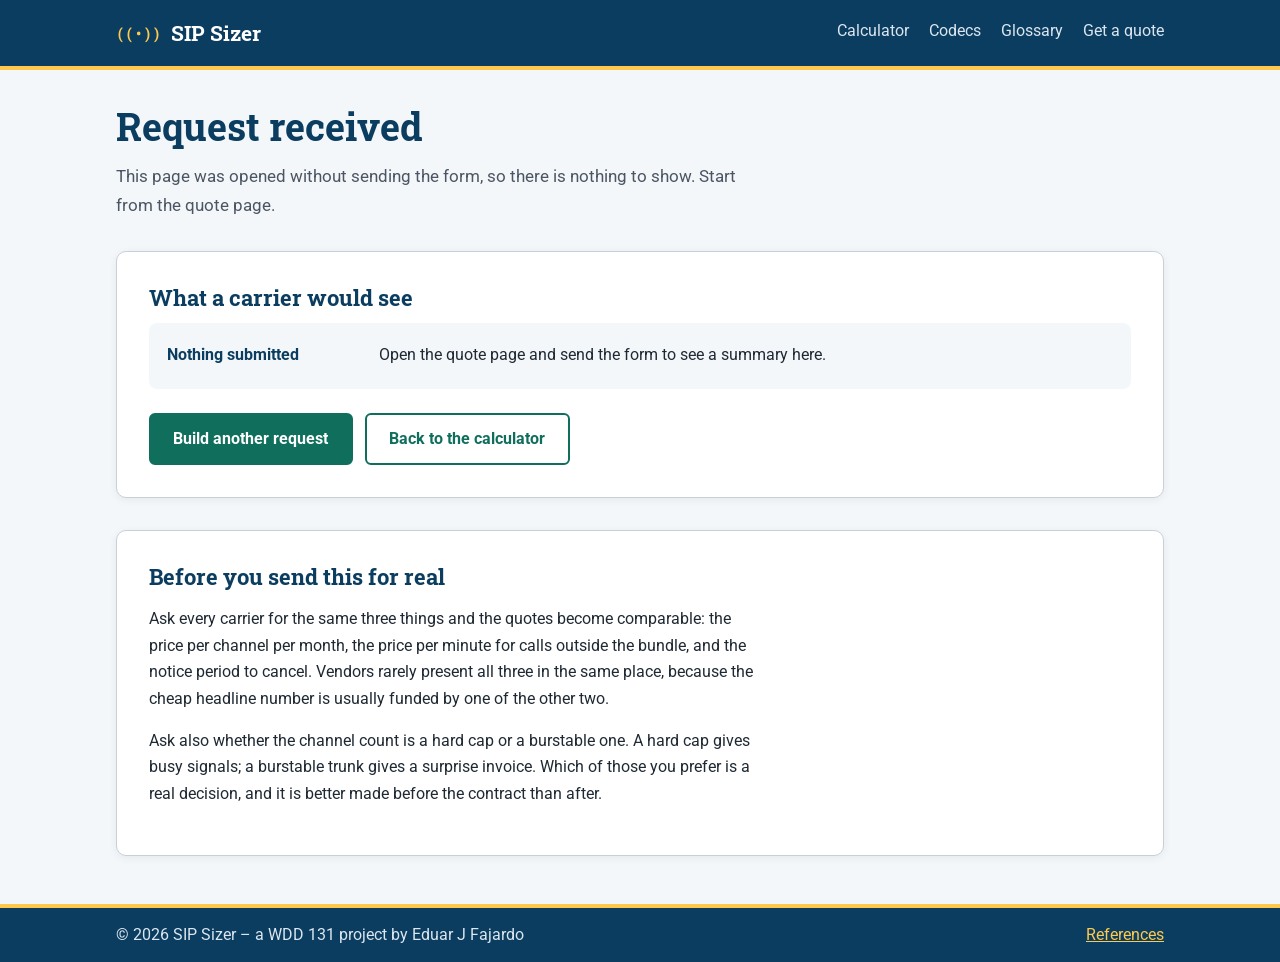
<file: project/thanks.html>
<!DOCTYPE html>
<html lang="en">
<head>
  <meta charset="UTF-8">
  <meta name="viewport" content="width=device-width, initial-scale=1.0">
  <title>Request received &ndash; SIP Sizer</title>
  <meta name="description" content="Confirmation of a SIP Sizer quote request, showing the channel count, codec and features exactly as a carrier would receive them.">
  <meta name="author" content="Eduar J Fajardo">

  <link rel="preconnect" href="https://fonts.googleapis.com">
  <link rel="preconnect" href="https://fonts.gstatic.com" crossorigin>
  <link href="https://fonts.googleapis.com/css2?family=Roboto+Mono&amp;family=Roboto+Slab:wght@600;700&amp;family=Roboto:wght@400;500;700&amp;display=swap" rel="stylesheet">

  <link rel="stylesheet" href="styles/project.css">
  <script src="scripts/site.js" defer></script>
  <script src="scripts/thanks.js" defer></script>
</head>
<body>
  <header class="site-header">
    <div class="bar">
      <a class="brand" href="index.html">
        <span class="brand-mark" aria-hidden="true">((&bull;))</span>
        <span>SIP Sizer</span>
      </a>
      <nav aria-label="Main">
        <ul>
          <li><a href="index.html">Calculator</a></li>
          <li><a href="codecs.html">Codecs</a></li>
          <li><a href="glossary.html">Glossary</a></li>
          <li><a href="quote.html">Get a quote</a></li>
        </ul>
      </nav>
    </div>
  </header>

  <main>
    <section class="hero">
      <h1>Request received</h1>
      <p class="lead" id="intro">
        Here is your request, laid out the way an integrator would read it.
      </p>
    </section>

    <section class="panel">
      <h2>What a carrier would see</h2>
      <dl class="summary" id="summary"></dl>

      <div class="actions">
        <a class="button" href="quote.html">Build another request</a>
        <a class="button button-ghost" href="index.html">Back to the calculator</a>
      </div>
    </section>

    <section class="panel">
      <h2>Before you send this for real</h2>
      <p>
        Ask every carrier for the same three things and the quotes become
        comparable: the price per channel per month, the price per minute for
        calls outside the bundle, and the notice period to cancel. Vendors
        rarely present all three in the same place, because the cheap headline
        number is usually funded by one of the other two.
      </p>
      <p>
        Ask also whether the channel count is a hard cap or a burstable one. A
        hard cap gives busy signals; a burstable trunk gives a surprise invoice.
        Which of those you prefer is a real decision, and it is better made
        before the contract than after.
      </p>
    </section>
  </main>

  <footer class="site-footer">
    <div class="bar">
      <p>&copy; <span id="year"></span> SIP Sizer &ndash; a WDD 131 project by Eduar J Fajardo</p>
      <p><a href="references.html">References</a></p>
    </div>
  </footer>
</body>
</html>
</file>
<file: styles/base.css>
/* WDD 131 - W01 Home Page - Eduar J Fajardo */

:root {
  --primary: #0b3d60;
  --nav-bg: #062639;
  --border: #d4d9de;
  --text: #24292f;
  --white: #ffffff;
  --accent: #ffd24d;
}

*,
*::before,
*::after {
  box-sizing: border-box;
}

body {
  margin: 0;
  font-family: "Roboto", Arial, Helvetica, sans-serif;
  line-height: 1.6;
  color: var(--text);
  background-color: var(--white);
}

/* header */
header {
  background-color: var(--primary);
  color: var(--white);
  text-align: center;
  padding-top: 1rem;
}

/* block display centers the course title */
#course-title {
  display: block;
  font-family: "Roboto Slab", Georgia, serif;
  font-size: 1.5rem;
  font-weight: 700;
  padding-bottom: 1rem;
}

/* navigation menu with flex */
nav {
  display: flex;
  flex-wrap: wrap;
  justify-content: center;
  gap: 0.25rem;
  background-color: var(--nav-bg);
  padding: 0.5rem;
}

nav a {
  color: var(--white);
  text-decoration: none;
  font-size: 1.05rem;
  padding: 0.6rem 1.2rem;
  border-radius: 4px;
  /* the border is already here, so the hover does not move the menu */
  border-bottom: 3px solid transparent;
  transition: background-color 0.25s ease, color 0.25s ease, border-color 0.25s ease;
}

/* hover effect: only the colors change */
nav a:hover,
nav a:focus-visible {
  background-color: var(--white);
  color: var(--nav-bg);
  border-bottom-color: var(--accent);
}

/* main with grid, limited width and centered */
main {
  display: grid;
  grid-template-columns: 2fr 1fr;
  gap: 2rem;
  max-width: 1000px;
  margin: 0 auto;
  padding: 2rem 1rem;
  align-items: start;
}

/* the name uses the two grid columns */
h1 {
  grid-column: 1 / -1;
  margin: 0;
  text-align: center;
  font-family: "Roboto Slab", Georgia, serif;
  font-size: 2rem;
  color: var(--primary);
}

/* cards */
.card {
  border: 1px solid var(--border);
  border-radius: 8px;
  overflow: hidden;
  box-shadow: 0 2px 6px rgba(0, 0, 0, 0.12);
}

.card h2 {
  margin: 0;
  padding: 0.85rem 1rem;
  background-color: var(--primary);
  color: var(--white);
  font-size: 1.2rem;
  text-align: center;
}

.card h3 {
  margin: 0;
  padding: 1rem;
  border-top: 1px solid var(--border);
  color: var(--primary);
  text-align: center;
  font-size: 1.1rem;
}

/* image and text side by side */
.card-body {
  display: flex;
  align-items: flex-start;
  gap: 1.5rem;
  padding: 1.25rem;
}

.card-body p {
  margin: 0;
  flex: 1;
}

.card-body img {
  flex-shrink: 0;
  border-radius: 6px;
  height: auto;
  max-width: 100%;
}

.card ul {
  margin: 0;
  padding: 1.25rem 1.25rem 1.25rem 2.5rem;
  line-height: 2;
}

.card ul a {
  color: var(--primary);
}

.card ul a:hover,
.card ul a:focus-visible {
  text-decoration: none;
}

/* footer */
footer {
  background-color: var(--primary);
  color: var(--white);
  text-align: center;
  padding: 1.5rem 1rem;
}

footer p {
  margin: 0.4rem 0;
}

#lastModified {
  color: var(--accent);
}

/* small screens: one column */
@media (max-width: 768px) {
  main {
    grid-template-columns: 1fr;
  }

  nav {
    flex-direction: column;
  }

  .card-body {
    flex-direction: column;
    align-items: center;
    text-align: center;
  }
}
</file>
<file: project/styles/project.css>
/* SIP Sizer - WDD 131 final project - Eduar J Fajardo */

:root {
  --deep: #0b3d60;
  --deep-dark: #062639;
  --signal: #0f6e5c;
  --amber: #ffc94d;
  --danger: #b3261e;
  --surface: #f4f7fa;
  --ink: #1f2933;
  --muted: #4b5563;
  --border: #c7d0d9;
  --white: #ffffff;

  --font-head: "Roboto Slab", Georgia, serif;
  --font-body: "Roboto", Arial, Helvetica, sans-serif;
  --font-mono: "Roboto Mono", "Courier New", monospace;
}

*,
*::before,
*::after {
  box-sizing: border-box;
}

body {
  margin: 0;
  font-family: var(--font-body);
  line-height: 1.65;
  color: var(--ink);
  background-color: var(--surface);
}

h1,
h2,
h3 {
  font-family: var(--font-head);
  line-height: 1.25;
  color: var(--deep);
}

a {
  color: var(--signal);
}

a:hover {
  text-decoration: none;
}

a:focus-visible,
button:focus-visible,
input:focus-visible,
select:focus-visible,
textarea:focus-visible {
  outline: 3px solid var(--amber);
  outline-offset: 2px;
}

/* ---------- header and footer ---------- */

.bar {
  max-width: 1080px;
  margin: 0 auto;
  padding: 0.85rem 1rem;
  display: flex;
  flex-wrap: wrap;
  align-items: center;
  justify-content: space-between;
  gap: 0.75rem 1.5rem;
}

.site-header {
  background-color: var(--deep);
  border-bottom: 4px solid var(--amber);
}

.brand {
  display: flex;
  align-items: center;
  gap: 0.6rem;
  font-family: var(--font-head);
  font-size: 1.3rem;
  font-weight: 700;
  color: var(--white);
  text-decoration: none;
}

.brand-mark {
  font-family: var(--font-mono);
  font-size: 0.95rem;
  color: var(--amber);
}

.site-header nav ul {
  display: flex;
  flex-wrap: wrap;
  gap: 0.25rem 1.25rem;
  margin: 0;
  padding: 0;
  list-style: none;
}

.site-header nav a {
  display: inline-block;
  padding: 0.3rem 0;
  color: #dbe6ef;
  text-decoration: none;
  border-bottom: 3px solid transparent;
}

.site-header nav a:hover,
.site-header nav a.current {
  color: var(--white);
  border-bottom-color: var(--amber);
}

.site-footer {
  margin-top: 3rem;
  background-color: var(--deep);
  color: #dbe6ef;
  border-top: 4px solid var(--amber);
}

.site-footer p {
  margin: 0;
}

.site-footer a {
  color: var(--amber);
}

/* ---------- layout ---------- */

main {
  max-width: 1080px;
  margin: 0 auto;
  padding: 2rem 1rem 0;
}

.hero {
  margin-bottom: 2rem;
}

.hero h1 {
  margin: 0 0 0.75rem;
  font-size: 1.9rem;
}

.lead {
  margin: 0;
  max-width: 62ch;
  font-size: 1.08rem;
  color: var(--muted);
}

.panel {
  background-color: var(--white);
  border: 1px solid var(--border);
  border-radius: 10px;
  padding: 1.5rem;
  margin-bottom: 2rem;
  box-shadow: 0 2px 8px rgba(0, 0, 0, 0.06);
}

.panel h2 {
  margin: 0 0 0.75rem;
  font-size: 1.35rem;
}

.panel p {
  max-width: 68ch;
}

.note {
  font-size: 0.95rem;
  color: var(--muted);
}

/* two column prose and figure blocks */
.split {
  display: grid;
  gap: 1.5rem;
  align-items: center;
  margin-top: 1.5rem;
}

figure {
  margin: 0;
}

figure img {
  width: 100%;
  height: auto;
  border: 1px solid var(--border);
  border-radius: 8px;
}

figcaption {
  margin-top: 0.5rem;
  font-size: 0.9rem;
  color: var(--muted);
}

/* ---------- cards ---------- */

.cards {
  display: grid;
  gap: 1rem;
  margin-top: 1rem;
}

.card {
  background-color: var(--surface);
  border: 1px solid var(--border);
  border-left: 5px solid var(--signal);
  border-radius: 8px;
  padding: 1rem 1.15rem;
}

.card h3 {
  margin: 0 0 0.4rem;
  font-size: 1.1rem;
}

.card p {
  margin: 0 0 0.6rem;
}

.card p:last-child {
  margin-bottom: 0;
}

.card-meta {
  font-family: var(--font-mono);
  font-size: 0.85rem;
  color: var(--muted);
}

.card-watch {
  font-size: 0.95rem;
  color: var(--muted);
}

/* ---------- forms and controls ---------- */

.field {
  margin-bottom: 1.15rem;
}

.field label,
legend {
  display: block;
  margin-bottom: 0.3rem;
  font-weight: 500;
  color: var(--deep);
}

.hint {
  margin: 0.35rem 0 0;
  font-size: 0.88rem;
  color: var(--muted);
}

input[type="number"],
input[type="text"],
input[type="email"],
input[type="tel"],
input[type="date"],
input[type="search"],
select,
textarea {
  width: 100%;
  padding: 0.6rem 0.7rem;
  font-family: inherit;
  font-size: 1rem;
  color: var(--ink);
  background-color: var(--white);
  border: 1px solid var(--border);
  border-radius: 6px;
}

textarea {
  resize: vertical;
}

.actions {
  display: flex;
  flex-wrap: wrap;
  gap: 0.75rem;
  margin-top: 1rem;
}

.button {
  display: inline-block;
  padding: 0.7rem 1.4rem;
  font-family: inherit;
  font-size: 1rem;
  font-weight: 700;
  color: var(--white);
  text-align: center;
  text-decoration: none;
  background-color: var(--signal);
  border: 2px solid var(--signal);
  border-radius: 6px;
  cursor: pointer;
}

.button:hover {
  background-color: #0b5546;
  border-color: #0b5546;
}

.button-ghost {
  color: var(--signal);
  background-color: var(--white);
}

.button-ghost:hover {
  color: var(--white);
}

/* inline controls above a table or list */
.controls {
  display: flex;
  flex-wrap: wrap;
  gap: 1rem;
  align-items: flex-end;
  margin-bottom: 1.25rem;
}

.field-inline {
  margin-bottom: 0;
  min-width: 10rem;
}

.field-grow {
  margin-bottom: 0;
  flex: 1 1 16rem;
}

.checkbox-field {
  display: flex;
  align-items: center;
  gap: 0.5rem;
}

.checkbox-field label {
  margin-bottom: 0;
}

.checkbox-field input {
  width: 1.15rem;
  height: 1.15rem;
  accent-color: var(--signal);
}

/* ---------- calculator ---------- */

.calc-layout {
  display: grid;
  gap: 1.5rem;
  margin-top: 1.25rem;
}

.calc-result {
  background-color: var(--surface);
  border: 1px solid var(--border);
  border-radius: 8px;
  padding: 1.25rem;
}

.calc-result h3 {
  margin: 0 0 0.75rem;
  font-size: 1.1rem;
}

.result-hint {
  margin: 0;
  color: var(--muted);
}

.result-grid {
  margin: 0;
}

.result-grid div {
  padding: 0.5rem 0;
  border-bottom: 1px solid var(--border);
}

.result-grid dt {
  font-size: 0.88rem;
  color: var(--muted);
}

.result-grid dd {
  margin: 0;
  font-family: var(--font-mono);
  font-size: 1.05rem;
  color: var(--deep);
}

.result-grid .big {
  font-size: 2rem;
  font-weight: 700;
  color: var(--signal);
}

.verdict {
  margin: 1rem 0 0;
  padding-top: 0.75rem;
  border-top: 2px solid var(--amber);
  font-size: 0.95rem;
}

/* ---------- saved sizings ---------- */

.saved-list {
  display: grid;
  gap: 0.75rem;
  margin: 1rem 0;
  padding: 0;
  list-style: none;
}

.saved-item {
  padding: 0.75rem 1rem;
  background-color: var(--surface);
  border-left: 5px solid var(--amber);
  border-radius: 6px;
}

.saved-headline {
  margin: 0;
  font-weight: 700;
  color: var(--deep);
}

.saved-detail {
  margin: 0.15rem 0 0;
  font-size: 0.9rem;
  color: var(--muted);
}

.saved-empty {
  color: var(--muted);
}

/* ---------- codec table ---------- */

.table-wrap {
  overflow-x: auto;
}

.codec-table {
  width: 100%;
  border-collapse: collapse;
  min-width: 34rem;
}

.codec-table caption {
  margin-bottom: 0.6rem;
  font-weight: 700;
  text-align: left;
  color: var(--deep);
}

.codec-table th,
.codec-table td {
  padding: 0.6rem 0.75rem;
  text-align: left;
  border-bottom: 1px solid var(--border);
}

.codec-table thead th {
  background-color: var(--deep);
  color: var(--white);
  border-bottom: 0;
}

.codec-table tbody th {
  font-family: var(--font-head);
  color: var(--deep);
}

.codec-table .numeric {
  font-family: var(--font-mono);
}

/* ---------- glossary ---------- */

.glossary {
  margin: 0;
}

.entry {
  padding: 1rem 0;
  border-bottom: 1px solid var(--border);
}

.entry dt {
  font-family: var(--font-head);
  font-size: 1.1rem;
  font-weight: 700;
  color: var(--deep);
}

.entry dd {
  margin: 0.35rem 0 0;
  max-width: 70ch;
}

.empty-state {
  padding: 1rem;
  background-color: var(--surface);
  border-left: 5px solid var(--danger);
  border-radius: 6px;
  color: var(--muted);
}

/* ---------- quote form ---------- */

.quote-form fieldset {
  margin: 0 0 1.5rem;
  padding: 1.15rem;
  border: 1px solid var(--border);
  border-radius: 8px;
}

.quote-form legend {
  padding: 0 0.5rem;
  font-family: var(--font-head);
  font-weight: 700;
}

.required-note {
  margin: 0 0 1.25rem;
  font-size: 0.95rem;
  color: var(--muted);
}

.req {
  color: var(--danger);
  font-weight: 700;
}

.radio-row,
.checkbox-row {
  display: flex;
  align-items: center;
  gap: 0.6rem;
  margin-bottom: 0.5rem;
}

.radio-row input,
.checkbox-row input {
  width: 1.15rem;
  height: 1.15rem;
  margin: 0;
  flex-shrink: 0;
  accent-color: var(--signal);
}

.radio-row label,
.checkbox-row label {
  margin-bottom: 0;
  font-weight: 400;
  color: var(--ink);
}

/* ---------- confirmation summary ---------- */

.summary {
  display: grid;
  gap: 0.15rem 1.25rem;
  margin: 0 0 1.5rem;
  padding: 1.15rem;
  background-color: var(--surface);
  border-radius: 8px;
}

.summary dt {
  font-weight: 700;
  color: var(--deep);
}

.summary dd {
  margin: 0 0 0.6rem;
}

/* ---------- wider screens ---------- */

@media (min-width: 720px) {
  .hero h1 {
    font-size: 2.4rem;
  }

  .panel {
    padding: 2rem;
  }

  .split {
    grid-template-columns: 1fr 1fr;
  }

  .cards {
    grid-template-columns: repeat(2, 1fr);
  }

  .calc-layout {
    grid-template-columns: 1.1fr 1fr;
    align-items: start;
  }

  .summary {
    grid-template-columns: 12rem 1fr;
  }

  .summary dd {
    margin-bottom: 0.15rem;
  }
}

@media (min-width: 1000px) {
  .cards {
    grid-template-columns: repeat(3, 1fr);
  }
}
</file>
<file: styles/form.css>
/* WDD 131 - W05 - Product Review Form - Eduar J Fajardo */

:root {
  --primary: #0b3d60;
  --primary-dark: #062639;
  --accent: #ffd24d;
  --star-off: #6b7280;
  --star-on: #b45309;
  --danger: #b3261e;
  --text: #24292f;
  --muted: #4b5563;
  --border: #b8c0c8;
  --surface: #f4f7fa;
  --white: #ffffff;
}

*,
*::before,
*::after {
  box-sizing: border-box;
}

body {
  margin: 0;
  font-family: "Roboto", Arial, Helvetica, sans-serif;
  line-height: 1.6;
  color: var(--text);
  background-color: var(--surface);
}

/* visible only to screen readers */
.sr-only {
  position: absolute;
  width: 1px;
  height: 1px;
  padding: 0;
  margin: -1px;
  overflow: hidden;
  white-space: nowrap;
  border: 0;
}

/* header and footer repeat across the two pages */
header {
  background-color: var(--primary);
  color: var(--white);
  text-align: center;
  padding: 1.5rem 1rem;
  border-bottom: 4px solid var(--accent);
}

header h1 {
  margin: 0;
  font-family: "Roboto Slab", Georgia, serif;
  font-size: 1.75rem;
}

main {
  max-width: 640px;
  margin: 0 auto;
  padding: 2rem 1rem;
}

/* the form card */
form,
.confirmation {
  background-color: var(--white);
  border: 1px solid var(--border);
  border-radius: 10px;
  padding: 1.5rem;
  box-shadow: 0 2px 8px rgba(0, 0, 0, 0.08);
}

.required-note {
  margin: 0 0 1.5rem;
  font-size: 0.95rem;
  color: var(--muted);
}

.req {
  color: var(--danger);
  font-weight: 700;
}

/* every field is spaced the same way: proximity inside, air between */
.field {
  margin: 0 0 1.5rem;
  padding: 0;
  border: 0;
}

.field > label,
.field legend {
  display: block;
  margin-bottom: 0.4rem;
  padding: 0;
  font-weight: 500;
  color: var(--primary);
}

.hint {
  margin: 0 0 0.6rem;
  font-size: 0.9rem;
  color: var(--muted);
}

/* text controls share one look so the form reads as one system */
select,
input[type="date"],
input[type="text"],
textarea {
  width: 100%;
  padding: 0.65rem 0.7rem;
  font-family: inherit;
  font-size: 1rem;
  color: var(--text);
  background-color: var(--white);
  border: 1px solid var(--border);
  border-radius: 6px;
}

textarea {
  resize: vertical;
}

select:focus-visible,
input:focus-visible,
textarea:focus-visible,
a.button:focus-visible {
  outline: 3px solid var(--primary);
  outline-offset: 2px;
}

/* star rating
   the radios sit in reverse order in the HTML, so the general sibling
   combinator can paint every star from the chosen one down to the first */
.stars {
  display: flex;
  flex-direction: row-reverse;
  justify-content: flex-end;
  gap: 0.25rem;
}

.stars input {
  position: absolute;
  width: 1px;
  height: 1px;
  opacity: 0;
}

.stars label {
  font-size: 2.25rem;
  line-height: 1;
  color: var(--star-off);
  cursor: pointer;
  transition: color 0.15s ease;
}

.stars input:checked ~ label {
  color: var(--star-on);
}

.stars input:focus-visible + label {
  outline: 3px solid var(--primary);
  outline-offset: 2px;
  border-radius: 4px;
}

/* checkboxes */
.checks {
  display: grid;
  gap: 0.5rem;
}

.check {
  display: flex;
  align-items: center;
  gap: 0.6rem;
}

.check input {
  width: 1.15rem;
  height: 1.15rem;
  margin: 0;
  flex-shrink: 0;
  accent-color: var(--primary);
}

.check label {
  margin: 0;
  font-weight: 400;
  color: var(--text);
}

/* submit */
input[type="submit"],
a.button {
  display: inline-block;
  width: 100%;
  padding: 0.85rem 1.5rem;
  font-family: inherit;
  font-size: 1.05rem;
  font-weight: 700;
  color: var(--white);
  text-align: center;
  text-decoration: none;
  background-color: var(--primary);
  border: 0;
  border-radius: 6px;
  cursor: pointer;
}

input[type="submit"]:hover,
a.button:hover {
  background-color: var(--primary-dark);
}

/* confirmation page */
.confirmation h2 {
  margin-top: 0;
  font-family: "Roboto Slab", Georgia, serif;
  font-size: 1.3rem;
  color: var(--primary);
}

.confirmation h3 {
  margin-bottom: 0.5rem;
  font-family: "Roboto Slab", Georgia, serif;
  font-size: 1.1rem;
  color: var(--primary);
}

.count {
  display: inline-block;
  min-width: 2.25rem;
  padding: 0.1rem 0.6rem;
  font-weight: 700;
  color: var(--white);
  text-align: center;
  background-color: var(--primary);
  border-radius: 999px;
}

.summary {
  display: grid;
  grid-template-columns: 1fr;
  gap: 0.15rem 1rem;
  margin: 0 0 1.5rem;
  padding: 1rem;
  background-color: var(--surface);
  border-radius: 8px;
}

.summary dt {
  font-weight: 700;
  color: var(--primary);
}

.summary dd {
  margin: 0 0 0.6rem;
}

footer {
  background-color: var(--primary);
  color: var(--white);
  text-align: center;
  padding: 1.5rem 1rem;
  border-top: 4px solid var(--accent);
}

footer p {
  margin: 0.3rem 0;
}

/* wider screens: labels and values line up in two columns */
@media (min-width: 600px) {
  header h1 {
    font-size: 2.1rem;
  }

  form,
  .confirmation {
    padding: 2rem;
  }

  .checks {
    grid-template-columns: 1fr 1fr;
  }

  input[type="submit"],
  a.button {
    width: auto;
    min-width: 14rem;
  }

  .summary {
    grid-template-columns: 11rem 1fr;
  }

  .summary dd {
    margin-bottom: 0.15rem;
  }
}
</file>
<file: styles/place.css>
/* WDD 131 - W03 Place Page - Brazil - Eduar J Fajardo */

:root {
  --brand-green: #01502a;
  --brand-blue: #14285a;
  --brand-yellow: #fedd00;
  --text-dark: #1c1c1c;
  --surface: #f4f6f8;
  --card-bg: #01502a;
  --card-text: #ffffff;
  --heading-font: "Roboto Slab", Georgia, serif;
  --body-font: "Roboto", Arial, Helvetica, sans-serif;
}

*,
*::before,
*::after {
  box-sizing: border-box;
}

body {
  margin: 0;
  font-family: var(--body-font);
  line-height: 1.6;
  color: var(--text-dark);
  background-color: var(--surface);
}

header,
footer {
  background-color: var(--brand-blue);
  color: var(--card-text);
  text-align: center;
  padding: 1rem;
}

header h1 {
  font-family: var(--heading-font);
  font-size: 2rem;
  margin: 0;
  letter-spacing: 0.05em;
  border-bottom: 4px solid var(--brand-yellow);
  display: inline-block;
  padding-bottom: 0.35rem;
}

main {
  position: relative;
  max-width: 1100px;
  margin: 0 auto;
  padding: 0 0 2rem;
}

/* hero */
.hero img {
  display: block;
  width: 100%;
  height: auto;
}

/* cards */
.card {
  background-color: var(--card-bg);
  color: var(--card-text);
  border-top: 4px solid var(--brand-yellow);
  padding: 1rem 1.25rem;
  margin: -2.5rem 1rem 1.5rem;
  position: relative;
  border-radius: 4px;
  box-shadow: 0 2px 8px #00000059;
}

.card + .card {
  margin-top: 0;
}

.card h2 {
  font-family: var(--heading-font);
  font-size: 1.25rem;
  color: var(--brand-yellow);
  margin: 0 0 0.75rem;
  border-bottom: 1px solid #ffffff59;
  padding-bottom: 0.5rem;
}

.card dl {
  display: grid;
  grid-template-columns: 1fr auto;
  gap: 0.35rem 1rem;
  margin: 0;
}

.card dt {
  font-weight: 500;
}

.card dd {
  margin: 0;
  text-align: right;
}

/* weather icon: svg only in the mobile view */
.weather-icon {
  display: block;
  margin: 0 auto 0.75rem;
}

footer p {
  margin: 0.25rem 0;
}

/* wider view */
@media (min-width: 700px) {
  main {
    padding-bottom: 3rem;
  }

  .card {
    position: absolute;
    width: 17rem;
    margin: 0;
  }

  .data {
    top: 2rem;
    left: 2rem;
  }

  .weather {
    top: 2rem;
    right: 2rem;
  }

  /* the emoticon only shows up in the wider view */
  .weather h2::after {
    content: " \26C5";
    font-size: 1.4rem;
  }

  /* the svg icon belongs to the mobile view only */
  .weather-icon {
    display: none;
  }
}
</file>
<file: styles/temples.css>
/* WDD 131 - W02 Temple Album - mobile first */

:root {
  --primary: #0b3d60;
  --nav-bg: #062639;
  --border: #d4d9de;
  --text: #24292f;
  --white: #ffffff;
  --accent: #ffd24d;
}

*,
*::before,
*::after {
  box-sizing: border-box;
}

body {
  margin: 0;
  font-family: "Roboto", Arial, Helvetica, sans-serif;
  line-height: 1.6;
  color: var(--text);
  background-color: var(--white);
}

header {
  position: relative;
  background-color: var(--primary);
  color: var(--white);
  text-align: center;
  padding: 1rem;
}

.site-title {
  display: block;
  font-family: "Roboto Slab", Georgia, serif;
  font-size: 1.5rem;
  font-weight: 700;
}

#menu-button {
  position: absolute;
  top: 1rem;
  right: 1rem;
  background-color: transparent;
  color: var(--white);
  border: 1px solid var(--white);
  border-radius: 4px;
  font-size: 1.4rem;
  line-height: 1;
  padding: 0.25rem 0.6rem;
  cursor: pointer;
}

#menu-button:hover,
#menu-button:focus-visible {
  background-color: var(--white);
  color: var(--nav-bg);
}

nav {
  display: none;
  flex-direction: column;
  background-color: var(--nav-bg);
  margin: 1rem -1rem -1rem;
}

nav.open {
  display: flex;
}

nav a {
  color: var(--white);
  text-decoration: none;
  padding: 0.8rem 1rem;
  border-bottom: 3px solid transparent;
}

nav a:hover,
nav a:focus-visible {
  background-color: var(--white);
  color: var(--nav-bg);
  border-bottom-color: var(--accent);
}

main {
  max-width: 1000px;
  margin: 0 auto;
  padding: 2rem 1rem;
}

h1 {
  margin: 0 0 1.5rem;
  text-align: center;
  font-family: "Roboto Slab", Georgia, serif;
  font-size: 2rem;
  color: var(--primary);
}

.gallery {
  display: grid;
  grid-template-columns: 1fr;
  gap: 1.5rem;
}

figure {
  margin: 0;
  border: 1px solid var(--border);
  border-radius: 8px;
  overflow: hidden;
  box-shadow: 0 2px 6px rgba(0, 0, 0, 0.12);
}

figure img {
  display: block;
  width: 100%;
  height: auto;
  aspect-ratio: 4 / 3;
  object-fit: cover;
}

figcaption {
  padding: 0.75rem 1rem;
  text-align: center;
  font-weight: 700;
  color: var(--primary);
  border-top: 1px solid var(--border);
}

footer {
  background-color: var(--primary);
  color: var(--white);
  text-align: center;
  padding: 1.5rem 1rem;
}

footer p {
  margin: 0.4rem 0;
}

#lastModified {
  color: var(--accent);
}
</file>
<file: styles/temples-large.css>
/* WDD 131 - W02 Temple Album - larger view */

@media (min-width: 40rem) {
  header {
    display: flex;
    flex-wrap: wrap;
    align-items: center;
    justify-content: space-between;
    text-align: left;
    padding: 1rem 2rem;
  }

  #menu-button {
    display: none;
  }

  nav {
    display: flex;
    flex-direction: row;
    gap: 0.25rem;
    background-color: transparent;
    margin: 0;
  }

  nav a {
    border-radius: 4px;
    padding: 0.6rem 1.2rem;
  }

  .gallery {
    grid-template-columns: repeat(auto-fit, minmax(15rem, 1fr));
    gap: 2rem;
  }

  h1 {
    font-size: 2.5rem;
  }
}
</file>
<file: project/styles/siteplan.css>
/* WDD 131 - W05 Project - Site Plan - Eduar J Fajardo */

:root {
  --deep: #0b3d60;
  --signal: #0f6e5c;
  --amber: #ffc94d;
  --surface: #f4f7fa;
  --ink: #1f2933;
  --white: #ffffff;
  --border: #d4d9de;

  --font-head: "Roboto Slab", Georgia, serif;
  --font-body: "Roboto", Arial, Helvetica, sans-serif;
  --font-mono: "Roboto Mono", "Courier New", monospace;
}

*,
*::before,
*::after {
  box-sizing: border-box;
}

body {
  margin: 0;
  font-family: var(--font-body);
  line-height: 1.6;
  color: var(--ink);
  background-color: var(--surface);
}

/* header */
header {
  background-color: var(--deep);
  color: var(--white);
  text-align: center;
  padding: 1.25rem 1rem;
  border-bottom: 4px solid var(--amber);
}

#doc-label {
  margin: 0;
  font-family: var(--font-head);
  font-size: 1.25rem;
}

#doc-author {
  margin: 0.25rem 0 0;
  font-size: 0.95rem;
  color: var(--amber);
}

/* main column */
main {
  max-width: 900px;
  margin: 0 auto;
  padding: 2rem 1rem;
}

h1 {
  margin: 0 0 1.5rem;
  text-align: center;
  font-family: var(--font-head);
  font-size: 2.25rem;
  color: var(--deep);
}

/* cards */
.card {
  background-color: var(--white);
  border: 1px solid var(--border);
  border-radius: 8px;
  overflow: hidden;
  box-shadow: 0 2px 6px rgba(0, 0, 0, 0.1);
  margin-bottom: 1.75rem;
}

.card h2 {
  margin: 0;
  padding: 0.85rem 1.25rem;
  background-color: var(--deep);
  color: var(--white);
  font-family: var(--font-head);
  font-size: 1.2rem;
}

.card-body {
  padding: 1.25rem;
}

.card-body p {
  margin: 0 0 1rem;
}

.card-body p:last-child {
  margin-bottom: 0;
}

/* the site name, shown the way it would appear as a wordmark */
.lead {
  font-family: var(--font-head);
  font-size: 1.75rem;
  color: var(--signal);
}

.note {
  font-size: 0.95rem;
}

code {
  font-family: var(--font-mono);
  font-size: 0.9em;
  background-color: var(--surface);
  padding: 0.1rem 0.35rem;
  border-radius: 3px;
}

/* lists */
.card-body ul {
  margin: 0 0 1rem;
  padding-left: 1.5rem;
}

.card-body li {
  margin-bottom: 0.5rem;
}

.scenarios li {
  font-style: italic;
}

/* color table */
table {
  border-collapse: collapse;
  width: 100%;
}

caption {
  caption-side: bottom;
  padding-top: 0.75rem;
  font-size: 0.9rem;
  text-align: left;
  color: var(--ink);
}

th,
td {
  border: 1px solid var(--border);
  padding: 0.6rem 0.75rem;
  text-align: left;
  vertical-align: middle;
}

thead th {
  background-color: var(--signal);
  color: var(--white);
  font-family: var(--font-body);
}

.swatch {
  display: block;
  width: 2.5rem;
  height: 1.5rem;
  border: 1px solid var(--ink);
  border-radius: 3px;
}

.swatch-deep {
  background-color: var(--deep);
}

.swatch-signal {
  background-color: var(--signal);
}

.swatch-amber {
  background-color: var(--amber);
}

.swatch-surface {
  background-color: var(--surface);
}

.swatch-ink {
  background-color: var(--ink);
}

/* typography samples */
.font-sample {
  border-left: 5px solid var(--signal);
  background-color: var(--surface);
  padding: 0.9rem 1.1rem;
  margin-bottom: 1rem;
  border-radius: 0 6px 6px 0;
}

.sample-text {
  margin: 0 0 0.35rem;
  font-size: 1.4rem;
  color: var(--deep);
}

.sample-label {
  margin: 0;
  font-size: 0.9rem;
}

/* each block is set in the font it is describing */
.sample-slab .sample-text {
  font-family: var(--font-head);
}

.sample-sans .sample-text {
  font-family: var(--font-body);
}

.sample-mono .sample-text {
  font-family: var(--font-mono);
  color: var(--signal);
}

/* wireframes */
.wireframes {
  display: grid;
  grid-template-columns: 1fr;
  gap: 1.5rem;
  align-items: start;
}

figure {
  margin: 0;
}

figcaption {
  margin-bottom: 0.5rem;
  font-weight: 700;
  color: var(--deep);
}

.wire {
  width: 100%;
  height: auto;
  background-color: var(--white);
  border: 1px solid var(--border);
  border-radius: 6px;
}

/* footer */
footer {
  background-color: var(--deep);
  color: var(--white);
  text-align: center;
  padding: 1.5rem 1rem;
  border-top: 4px solid var(--amber);
}

footer p {
  margin: 0.3rem 0;
}

#doc-note {
  font-size: 0.9rem;
  color: var(--amber);
}

/* wider screens: the two wireframes sit side by side */
@media (min-width: 700px) {
  .wireframes {
    grid-template-columns: 1fr 1.6fr;
    gap: 2rem;
  }
}
</file>
